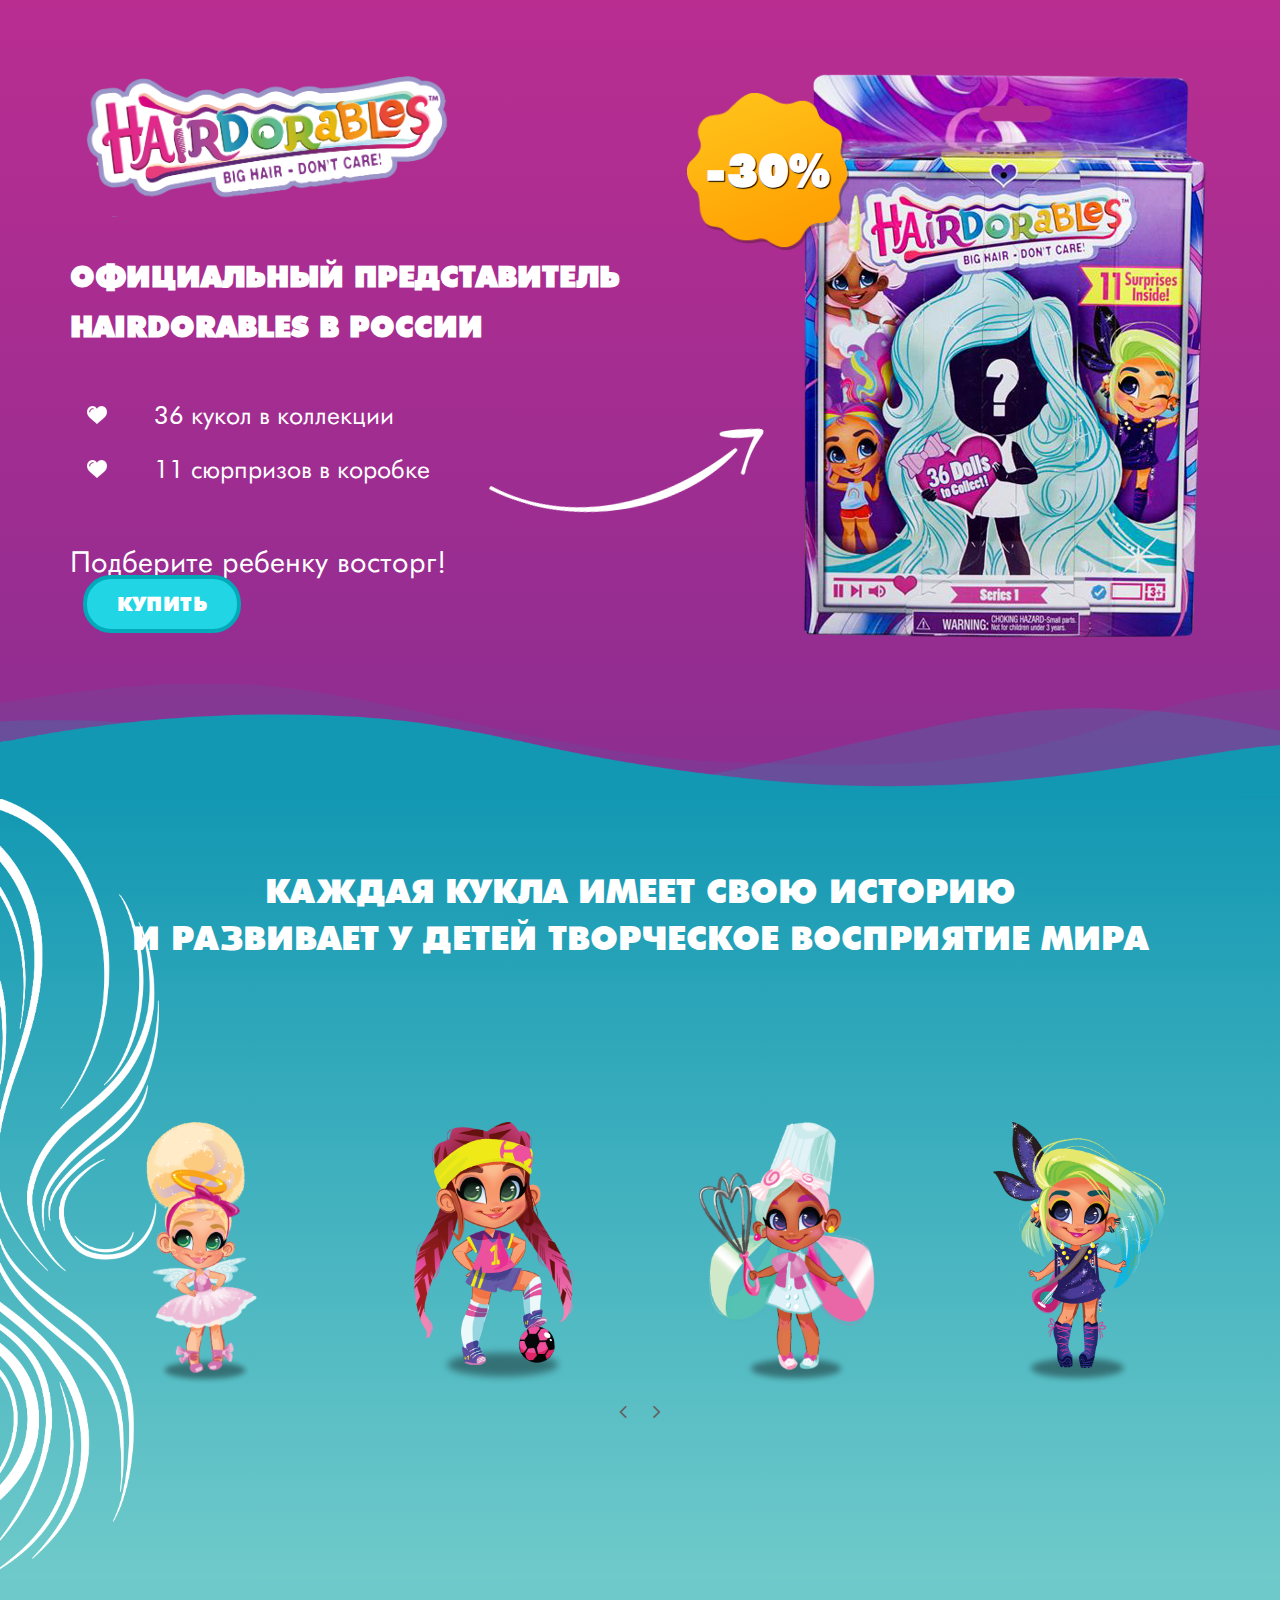
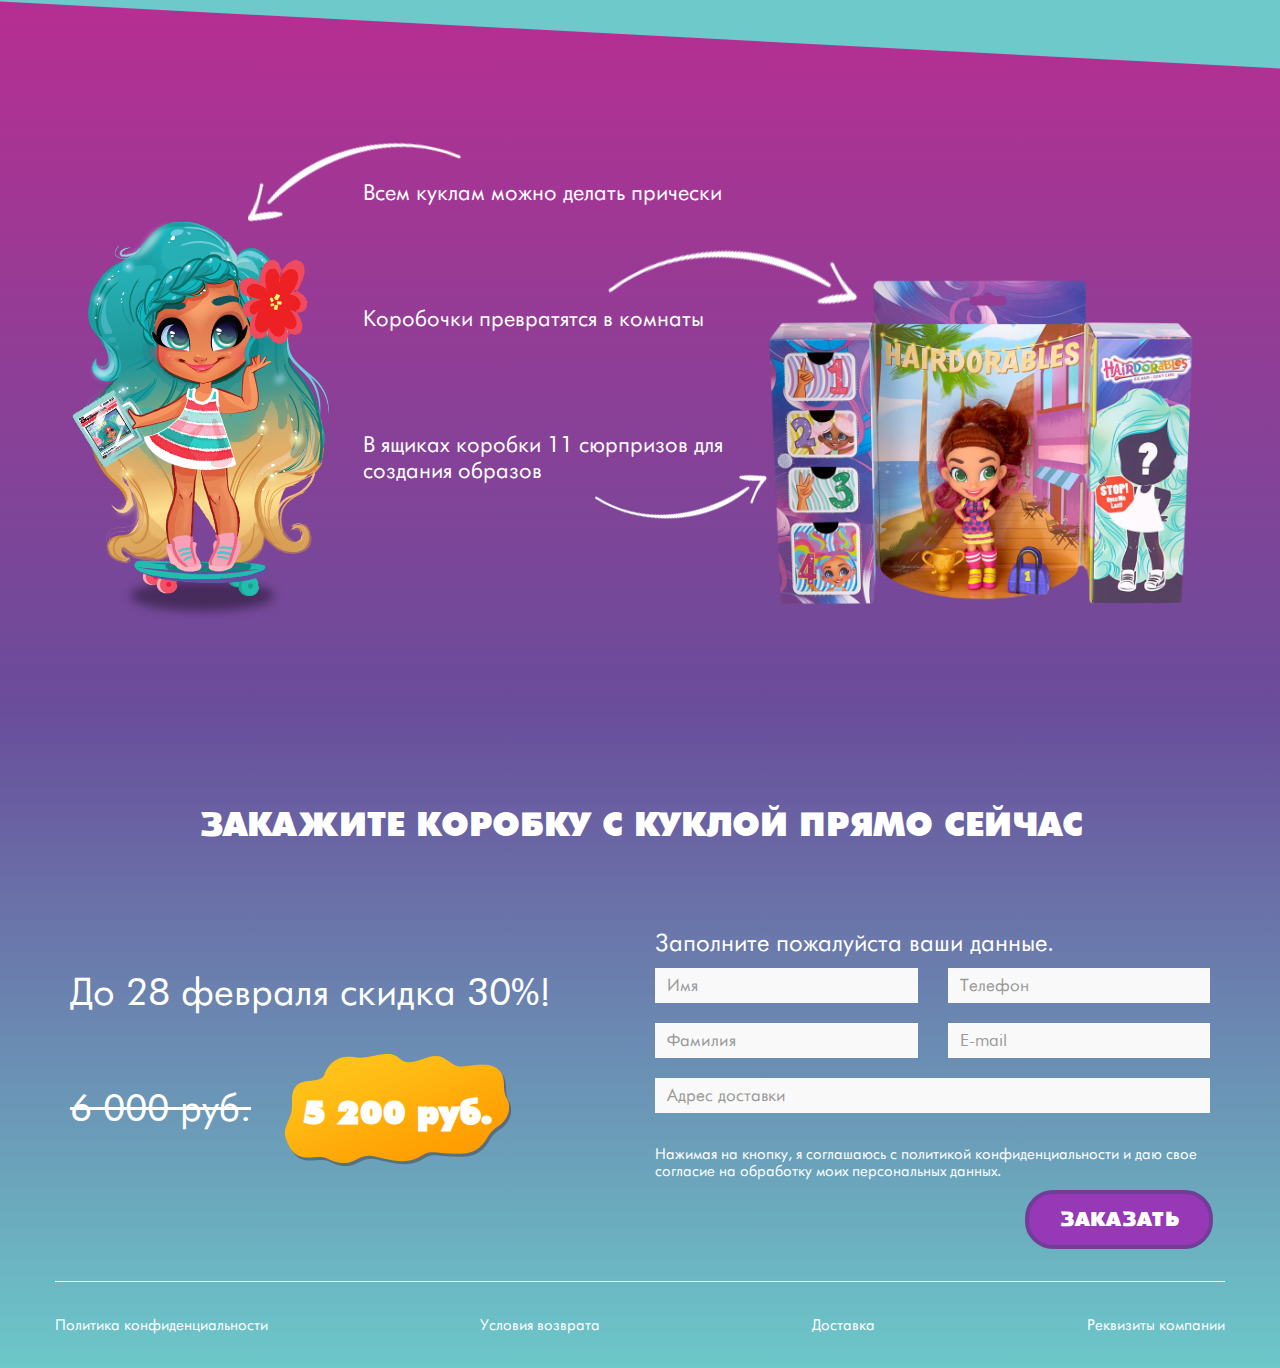
<file: index.html>
<!DOCTYPE html>
<html lang="en">

<head>
    <meta charset="utf-8">
    <meta http-equiv="X-UA-Compatible" content="IE=edge">
    <meta name="viewport" content="width=device-width, initial-scale=1">

    <!--title-->
    <title>Hairdorables</title>

    <!--favicon icon-->
    <link rel="icon" href="img/favicon.png" type="image/png" sizes="16x16">

    <!-- font-awesome css -->
    <link rel="stylesheet" href="css/font-awesome.min.css">

    <!--themify icon-->
    <link rel="stylesheet" href="css/themify-icons.css">

    <!--flaticon icon-->
    <link rel="stylesheet" href="fonts/flaticon.css">

    <!-- magnific popup css-->
    <link rel="stylesheet" href="css/magnific-popup.css">

    <!--owl carousel -->
    <link href="css/owl.theme.default.min.css" rel="stylesheet">
    <link href="css/owl.carousel.min.css" rel="stylesheet">

    <!-- bootstrap core css -->
    <link href="css/bootstrap.min.css" rel="stylesheet">

    <!-- custom css -->
    <link href="css/style.css" rel="stylesheet">

    <!-- responsive css -->
    <link href="css/responsive.css" rel="stylesheet">

    <script src="js/vendor/modernizr-2.8.1.min.js"></script>
    <!-- HTML5 Shim and Respond.js for IE8 support of HTML5 elements and media queries -->
    <!-- WARNING: Respond.js doesn't work if you view the page via file:// -->
    <!--[if lt IE 9]>
    <script src="js/vendor/html5shim.js"></script>
    <script src="js/vendor/respond.min.js"></script>
    <![endif]-->


</head>


<body>

    <!-- Preloader -->
    <div id="preloader">
        <div id="loader"></div>
    </div>
    <!--end preloader-->

    <div id="main" class="main-content-wraper">
        <div class="main-content-inner">

            <!--main section-->
            <section id="hero" class="section-lg section-hero section-circle" style="background-image: linear-gradient(to bottom, #b92d91 0%, #8d2d91 100%)">
                <!--background circle shape-->
                <div class="container">
                    <div class="row">
                        <div class="col-md-6">
                            <div class="hero-content-wrap">
                                <div class="hero-content">
                                    <img src="img/logo.png" width="400">
                                    <h1>Официальный представитель Hairdorables в России</h1>
                                    <img class="top-arrow d-none-for-m" src="img/arrow.png" alt="">
                                    <p><img src="img/like.png" width="20"> 36 кукол в коллекции<br>
                                        <img src="img/like.png" width="20"> 11 сюрпризов в коробке</p>
                                    <div class="slider-action-btn">
                                        Подберите ребенку восторг! <a href="#contact" class="page-scroll btn softo-solid-btn">Купить</a>
                                    </div>
                                </div>
                            </div>
                        </div>
                        <div class="col-md-6">
                            <div class="hero-product-img">
                                <div class="offer-badge">
                                    <img src="img/sale1.png" width="500" alt="">
                                    <p><strong>-30%</strong></p>
                                </div>
                                <div class="hero-img-1">
                                    <img src="img/top-img-1.png" alt="hero-img" class="img-responsive">
                                </div>
                            </div>
                        </div>
                    </div>
                </div>
                <div class="section-shape">
                    <img src="img/waves.png" alt="shape image">
                </div>
            </section>
            <!--main section-->

            <!--dolls section-->
            <section id="products" class="biz-product-section ptb-150">
                <img src="img/hair.png" class="hair d-none-for-m" alt="">
                <div class="biz-product-wrap">
                    <div class="container">
                        <div class="row">
                            <div class="col-md-12">
                                <div class="text-center section-heading">
                                    <h3>Каждая кукла имеет свою историю<br>и развивает у детей творческое восприятие
                                        мира</h3>
                                </div>
                            </div>
                        </div>
                        <div class="row">
                            <div class="col-md-12">
                                <div class="owl-carousel owl-theme biz-products carousel-indicator">
                                    <div class="biz-single-product item">
                                        <div class="biz-product-img">
                                            <img src="img/dolls/1.png" alt="Smart Product" class="img-responsive">
                                        </div>
                                    </div>
                                    <div class="biz-single-product item">
                                        <div class="biz-product-img">
                                            <img src="img/dolls/2.png" alt="Smart Product" class="img-responsive">
                                        </div>

                                    </div>
                                    <div class="biz-single-product item">
                                        <div class="biz-product-img">
                                            <img src="img/dolls/3.png" alt="Smart Product" class="img-responsive">
                                        </div>

                                    </div>
                                    <div class="biz-single-product item">
                                        <div class="biz-product-img">
                                            <img src="img/dolls/4.png" alt="Smart Product" class="img-responsive">
                                        </div>

                                    </div>
                                    <div class="biz-single-product item">
                                        <div class="biz-product-img">
                                            <img src="img/dolls/5.png" alt="Smart Product" class="img-responsive">
                                        </div>

                                    </div>
                                    <div class="biz-single-product item">
                                        <div class="biz-product-img">
                                            <img src="img/dolls/6.png" alt="Smart Product" class="img-responsive">
                                        </div>

                                    </div>
                                    <div class="biz-single-product item">
                                        <div class="biz-product-img">
                                            <img src="img/dolls/7.png" alt="Smart Product" class="img-responsive">
                                        </div>
                                    </div>
                                    <div class="biz-single-product item">
                                        <div class="biz-product-img">
                                            <img src="img/dolls/8.png" alt="Smart Product" class="img-responsive">
                                        </div>

                                    </div>
                                    <div class="biz-single-product item">
                                        <div class="biz-product-img">
                                            <img src="img/dolls/9.png" alt="Smart Product" class="img-responsive">
                                        </div>

                                    </div>
                                    <div class="biz-single-product item">
                                        <div class="biz-product-img">
                                            <img src="img/dolls/10.png" alt="Smart Product" class="img-responsive">
                                        </div>

                                    </div>
                                    <div class="biz-single-product item">
                                        <div class="biz-product-img">
                                            <img src="img/dolls/11.png" alt="Smart Product" class="img-responsive">
                                        </div>

                                    </div>
                                    <div class="biz-single-product item">
                                        <div class="biz-product-img">
                                            <img src="img/dolls/12.png" alt="Smart Product" class="img-responsive">
                                        </div>

                                    </div>
                                </div>
                            </div>
                        </div>
                    </div>
                </div>
                <div class="new-features-two">
                </div>
            </section>
            <!--dolls section-->

            <!--doll and box section-->
            <section id="features" class="new-features ptb-240">
                <div class="new-features-one">
                    <div class="container">
                        <div class="row">
                            <div class="col-md-3">
                                <div class="feature-image">
                                    <img src="img/doll.png" alt="feature" class="img-responsive">
                                </div>
                            </div>
                            <div class="col-md-4 middle-text">
                                <img src="img/arrow-1.png" alt="" class="arrow arrow-1 d-none-for-m">
                                <p>Всем куклам можно делать прически </p>
                                <img src="img/arrow-2.png" alt="" class="arrow arrow-2 d-none-for-m">
                                <p>Коробочки превратятся в комнаты </p>
                                <p>В ящиках коробки 11 сюрпризов для создания образов </p>
                                <img src="img/arrow-3.png" alt="" class="arrow arrow-3 d-none-for-m">

                            </div>
                            <div class="col-md-5">
                                <div class="feature-image">
                                    <img src="img/box.png" alt="feature" class="img-responsive">
                                </div>
                            </div>
                        </div>
                    </div>
                </div>

            </section>
            <!--doll and box secton end-->

            <!--contact us section -->
            <section id="contact" class="contact-us ptb-90">
                <div class="contact-us-wrap">
                    <div class="container">
                        <div class="row">
                            <div class="col-md-12">
                                <div class="text-center section-heading">
                                    <h3>Закажите коробку с куклой прямо сейчас</h3>
                                </div>
                            </div>
                        </div>
                        <div class="row">
                            <div class="col-md-6 footer-text-and-price">
                                <div class="section-heading">
                                    <div class="footer-text">До 28 февраля скидка 30%!</div>
                                    <div class="footer-text footer-price">6 000 руб.
                                        <div class="price-img">
                                            <img src="img/sale2.png" alt="">
                                            <p><strong>5 200 руб.</strong></p>
                                        </div>
                                    </div>
                                </div>

                            </div>
                            <div class="col-md-6 footer-form">
                                <form action="#" method="post" class="contact-us-form" novalidate="novalidate" enctype="multipart/form-data">
                                    <p>Заполните пожалуйста ваши данные.<p>
                                    <div class="row">
                                        <div class="col-sm-6 col-xs-12">
                                            <div class="form-group">
                                                <input type="text" class="form-control" id="name" placeholder="Имя"
                                                    required="required" >
                                            </div>
                                        </div>
                                        <div class="col-sm-6 col-xs-12">
                                            <div class="form-group">
                                                <input type="tel" class="form-control" id="phone" placeholder="Телефон"
                                                    required="required">
                                            </div>
                                        </div>
                                    </div>
                                    <div class="row">
                                        <div class="col-sm-6 col-xs-12">
                                            <div class="form-group">
                                                <input type="text" name="secname"  class="form-control"
                                                    id="secname" placeholder="Фамилия">
                                            </div>
                                        </div>
                                        <div class="col-sm-6 col-xs-12">
                                            <div class="form-group">
                                                <input type="email" name="email"  size="40" class="form-control"
                                                    id="email" placeholder="E-mail" required="required">
                                            </div>
                                        </div>
                                    </div>
                                    <div class="row">
                                        <div class="col-xs-12">
                                            <div class="form-group">
                                                <input type="text" name="address"  class="form-control"
                                                    id="address" placeholder="Адрес доставки" required="required">
                                            </div>
                                        </div>
                                    </div>
									<p id="error-text">Пожалуйста заполните все поля корректно!</p>
                                    <p class="politic-text">Нажимая на кнопку, я соглашаюсь с политикой
                                        конфиденциальности и даю свое согласие на обработку моих персональных
                                        данных.</p>
                                    <div class="row">
                                        <div class="footer-button">
											<button id="paynow" type="button" class="btn footer-solid-btn pull-right" class="round-button">Заказать</button>
                                        </div>
                                    </div>
                                </div>
                            </form>
                        </div>
                        <div class="row">
                            <div class="col-md-12 footer-menu">
                                <span data-toggle="modal" data-target=".politic">Политика конфиденциальности</span>
                                <span data-toggle="modal" data-target=".conditions">Условия возврата</span>
                                <span data-toggle="modal" data-target=".delivery">Доставка</span>
                                <span data-toggle="modal" data-target=".requisites">Реквизиты компании</span>
                            </div>
                        </div>
                    </div>
                </div>
            </div>
        </section>
        <!--contact us section end-->
    </div>
    <!--end main content inner-->
</div>
<!--end main container -->

<!-- modal windows start -->
<div class="modal fade requisites" tabindex="-1" role="dialog" aria-labelledby="myLargeModalLabel" aria-hidden="true">
    <div class="modal-dialog modal-lg">
        <div class="modal-content">

            <div class="modal-header">
                <h5 class="modal-title" id="exampleModalLongTitle">РЕКВИЗИТЫ КОМПАНИИ</h5>
                <button type="button" class="close modal-close" data-dismiss="modal" aria-label="Close">
                    <span aria-hidden="true"><img src="img/close-button.png" alt="Закрыть"></span>
                </button>
            </div>
            <div class="modal-body">
                <h6>Индивидуальный предприниматель Антоненко Марина Юрьевна</h6>
                <p>ИНН 772370293077
                ОРГНИП 318774600450161
                Юридический адрес:  109559 г. Москва ул. Краснодарская д. 60 кв. 177
                Р/c 40802810938000103895 в ПАО Сбербанк
                БИК 044525225
                Кор/счет 30101810400000000225 в ГУ БАНКА РОССИИ ПО ЦФО</p>
            </div>
            <div class="modal-footer">
                <button type="button" class="footer-solid-btn" data-dismiss="modal">Закрыть</button>
            </div>
        </div>
    </div>
</div>

<div class="modal fade delivery" tabindex="-1" role="dialog" aria-labelledby="myLargeModalLabel" aria-hidden="true">
    <div class="modal-dialog modal-lg">
        <div class="modal-content">

            <div class="modal-header">
                <h5 class="modal-title" id="exampleModalLongTitle">ДОСТАВКА</h5>
                <button type="button" class="close modal-close" data-dismiss="modal" aria-label="Close">
                    <span aria-hidden="true"><img src="img/close-button.png" alt="Закрыть"></span>
                </button>
            </div>
            <div class="modal-body">
                <p>Доставка товара осуществляется транспортной компанией Boxberry сайт: <a href="https://boxberry.ru/">boxberry.ru</a>, тел.: +7(499)391-56-22,
                    <ins>Существует 2 вида отправки заказа:</ins></p>
                    <br>
                    <h6>Курьерская доставка</h6>
                    <p>Ваш заказ доставляется курьером. После прихода товара на склад в вашем городе вам позвонит сотрудник Boxberry и согласует время доставки.</p>
                    <br>
                    <h6>Доставка в отделение (пункт выдачи)</h6>
                    <p>Если вы выбрали доставку в отделение, то после прихода заказа в место назначения вам поступит оповещение: по SMS, e-mail либо голосовое.
                    Вам необходимо найти Отделение <a href="http://boxberry.ru/find_an_office/">Boxberry</a>. (График работы и контакты нужного вам отделения Boxberry вы найдете на <a href="http://boxberry.ru/find_an_office/">карте Boxberry</a>.), приехать в отделение и получить ваш заказ.
                    Доставка платная. Оплата за доставку происходит при получении заказа.Стоимость доставки рассчитывается исходя из вида отправки заказа и адреса доставки.
                    </p>
            </div>
            <div class="modal-footer">
                <button type="button" class="footer-solid-btn" data-dismiss="modal">Закрыть</button>
            </div>
        </div>
    </div>
</div>

<div class="modal fade conditions" tabindex="-1" role="dialog" aria-labelledby="myLargeModalLabel" aria-hidden="true">
    <div class="modal-dialog modal-lg">
        <div class="modal-content">

            <div class="modal-header">
                <h5 class="modal-title" id="exampleModalLongTitle">УСЛОВИЯ ВОЗВРАТА</h5>
                <button type="button" class="close modal-close" data-dismiss="modal" aria-label="Close">
                    <span aria-hidden="true"><img src="img/close-button.png" alt="Закрыть"></span>
                </button>
            </div>
            <div class="modal-body">
                <p><h6>Любой товар можно обменять или вернуть, при соблюдении следующих условия:</h6>
                    <ul>
                        <li>Товар не находился в употреблении</li>
                        <li>Сохранена оригинальная упаковка товара ,не нарушены пломбы и фабричные ярлыки</li>
                        <li>Имеются документы, подтверждающие оплату товара</li>
                        <li>Срок с момента покупки не превысил 30 календарных дней</li>
                        <li>Нижнее белье и чулочно – носочные изделия обмену и возврату не подлежат</li>
                        <li>При возврате заказа в интернет магазине расходы на доставку не компенсируются</li>
                    </ul>
                    <br>
                        <h6>При онлайн-заказе эти требования подкрепляются следующими действиями:</h6>
                        <ul>
                        <li>При обмене или возврате товара необходимо написать письмо в нашу службу поддержки m.gribanova@mail.ru или позвонить по телефону 
                        +7 905 735-61-32</li>
                        <li>Вещи необходимо отправить на обратный адрес (высылается по требованию клиента), вложив сопутствующее письмо</li>
                        <li>Посылка должна быть отправлена без наложенного платежа</li>
                        <li>Возврат денежных средств или обмен осуществляется после того, как посылка с возвратом вернулась на склад интернет магазина</li>
                            <ol>
                                <li>Для возврат денежных средств, клиент обязан предоставить следующую информацию:</li>
                                <li>Наименование банка</li>
                                <li>Расчетный счет</li>
                                <li>БИК банка</li>
                                <li>ФИО</li>
                            </ol>
                        <li>Стоимость доставки не учитывается (за исключением случаев заводского брака или Вами получен товар не надлежащего качества)</li>
                    </ul>
                </p>
            </div>
            <div class="modal-footer">
                <button type="button" class="footer-solid-btn" data-dismiss="modal">Закрыть</button>
            </div>
        </div>
    </div>
</div>

<div class="modal fade politic" tabindex="-1" role="dialog" aria-labelledby="myLargeModalLabel" aria-hidden="true">
    <div class="modal-dialog modal-lg">
        <div class="modal-content">

            <div class="modal-header">
                <h5 class="modal-title" id="exampleModalLongTitle">ПОЛИТИКА КОНФИДЕНЦИАЛЬНОСТИ</h5>
                <button type="button" class="close modal-close" data-dismiss="modal" aria-label="Close">
                    <span aria-hidden="true"><img src="img/close-button.png" alt="Закрыть"></span>
                </button>
            </div>
            <div class="modal-body">
                <h6>1.Сбор информации.</h6>
                <p>Мы собираем информацию, которую Вы оставляете в формах обратной связи: купить в 1 клик, оформить
                    заказ, зарегистрироваться на сайте и любых других формах на нашем сайте (получить консультацию
                    специалиста, задать вопрос, заказать обратный звонок и т.д.). Информация может включать ваше
                    имя, фамилию, адрес электронной почты, номер телефона, паспортные данные и адрес
                    регистрации/фактического проживания.</p>
                    <br>
                <h6>2. Использование информации.</h6>
                <p>Информация, которую мы получаем от вас, может быть использована, чтобы:</p>
                <ul>
                    <li>Связаться с вами;</li>
                    <li>Предложить услуги, соответствующие вашим индивидуальным запросам;</li>
                    <li>Улучшить наш сайт;</li>
                    <li>Устроить акцию, конкурс или организовать исследование.</li>
                </ul>
                <br>
                <h6>3. Защита Ваших личных данных.</h6>
                <p>Мы являемся единственным владельцем информации, собранной на данном сайте. Ваши личные данные не
                    будут проданы или каким-либо образом переданы третьим лицам по каким-либо причинам, за
                    исключением запросов спецслужб или иных случаев, предусмотренных действующим законодательством
                    РФ.</p>
                <br>
                <h6>4. Раскрытие информации третьим лицам.</h6>
                <p>Мы не продаем, не обмениваем и не передаем личные данные сторонним компаниям и организациям.</p>
                <p>Мы готовы делиться информацией, чтобы предотвратить преступления или помочь в их расследовании,
                    если речь идет о подозрении на мошенничество, действиях, физически угрожающих безопасности
                    людей, нарушениях правил использования и в иных случаях, когда это предусмотрено законом.</p>
                <br>
                <h6>5. Защита информации.</h6>
                <p>Мы используем различные средства безопасности, чтобы гарантировать сохранность ваших личных
                    данных. Только те сотрудники, которые работают с конкретным заданием (например, оформление
                    онлайн-заказа) получают доступ к личным данным. Сервера и компьютеры, на которых записана
                    конфиденциальная информация, находятся в безопасном окружении.</p>
                <br>
                <h6>6. Согласие.</h6>
                <p>Пользуясь услугами нашего сайта, вы автоматически соглашаетесь с нашей политикой
                    конфиденциальности и даете свое согласие на сбор и обработку Ваших персональных данных на
                    условиях и в соответствии с правилами, описанными в настоящем документе.</p>
            </div>
            <div class="modal-footer">
                <button type="button" class="footer-solid-btn" data-dismiss="modal">Закрыть</button>
            </div>
        </div>
    </div>
</div>
<!-- modal windows end -->

    <!--=========== all js file link ==============-->

    <!-- main jQuery -->
    <script src="js/jquery-3.3.1.min.js"></script>

    <!-- bootstrap core js -->
    <script src="js/bootstrap.min.js"></script>

    <!-- smothscroll -->
    <script src="js/jquery.easeScroll.min.js"></script>

    <!--owl carousel-->
    <script src="js/owl.carousel.min.js"></script>

    <!-- scrolling nav -->
    <script src="js/jquery.easing.min.js"></script>

    <!--magnific popup js-->
    <script src="js/magnific-popup.min.js"></script>

    <!-- custom script -->
    <script src="js/scripts.js"></script>

    <!-- payment script -->
    <script src="js/securepayment.js"></script>

</body>

</html>
</file>
<file: css/themify-icons.css>
@font-face {
	font-family: 'themify';
	src:url('../fonts/themify.eot');
	src:url('../fonts/themify.eot?#iefix') format('embedded-opentype'),
		url('../fonts/themify.woff') format('woff'),
		url('../fonts/themify.ttf') format('truetype'),
		url('../fonts/themify.svg') format('svg');
	font-weight: normal;
	font-style: normal;
}

[class^="ti-"], [class*=" ti-"] {
	font-family: 'themify';
	speak: none;
	font-style: normal;
	font-weight: normal;
	font-variant: normal;
	text-transform: none;
	line-height: 1;

	/* Better Font Rendering =========== */
	-webkit-font-smoothing: antialiased;
	-moz-osx-font-smoothing: grayscale;
}

.ti-wand:before {
	content: "\e600";
}
.ti-volume:before {
	content: "\e601";
}
.ti-user:before {
	content: "\e602";
}
.ti-unlock:before {
	content: "\e603";
}
.ti-unlink:before {
	content: "\e604";
}
.ti-trash:before {
	content: "\e605";
}
.ti-thought:before {
	content: "\e606";
}
.ti-target:before {
	content: "\e607";
}
.ti-tag:before {
	content: "\e608";
}
.ti-tablet:before {
	content: "\e609";
}
.ti-star:before {
	content: "\e60a";
}
.ti-spray:before {
	content: "\e60b";
}
.ti-signal:before {
	content: "\e60c";
}
.ti-shopping-cart:before {
	content: "\e60d";
}
.ti-shopping-cart-full:before {
	content: "\e60e";
}
.ti-settings:before {
	content: "\e60f";
}
.ti-search:before {
	content: "\e610";
}
.ti-zoom-in:before {
	content: "\e611";
}
.ti-zoom-out:before {
	content: "\e612";
}
.ti-cut:before {
	content: "\e613";
}
.ti-ruler:before {
	content: "\e614";
}
.ti-ruler-pencil:before {
	content: "\e615";
}
.ti-ruler-alt:before {
	content: "\e616";
}
.ti-bookmark:before {
	content: "\e617";
}
.ti-bookmark-alt:before {
	content: "\e618";
}
.ti-reload:before {
	content: "\e619";
}
.ti-plus:before {
	content: "\e61a";
}
.ti-pin:before {
	content: "\e61b";
}
.ti-pencil:before {
	content: "\e61c";
}
.ti-pencil-alt:before {
	content: "\e61d";
}
.ti-paint-roller:before {
	content: "\e61e";
}
.ti-paint-bucket:before {
	content: "\e61f";
}
.ti-na:before {
	content: "\e620";
}
.ti-mobile:before {
	content: "\e621";
}
.ti-minus:before {
	content: "\e622";
}
.ti-medall:before {
	content: "\e623";
}
.ti-medall-alt:before {
	content: "\e624";
}
.ti-marker:before {
	content: "\e625";
}
.ti-marker-alt:before {
	content: "\e626";
}
.ti-arrow-up:before {
	content: "\e627";
}
.ti-arrow-right:before {
	content: "\e628";
}
.ti-arrow-left:before {
	content: "\e629";
}
.ti-arrow-down:before {
	content: "\e62a";
}
.ti-lock:before {
	content: "\e62b";
}
.ti-location-arrow:before {
	content: "\e62c";
}
.ti-link:before {
	content: "\e62d";
}
.ti-layout:before {
	content: "\e62e";
}
.ti-layers:before {
	content: "\e62f";
}
.ti-layers-alt:before {
	content: "\e630";
}
.ti-key:before {
	content: "\e631";
}
.ti-import:before {
	content: "\e632";
}
.ti-image:before {
	content: "\e633";
}
.ti-heart:before {
	content: "\e634";
}
.ti-heart-broken:before {
	content: "\e635";
}
.ti-hand-stop:before {
	content: "\e636";
}
.ti-hand-open:before {
	content: "\e637";
}
.ti-hand-drag:before {
	content: "\e638";
}
.ti-folder:before {
	content: "\e639";
}
.ti-flag:before {
	content: "\e63a";
}
.ti-flag-alt:before {
	content: "\e63b";
}
.ti-flag-alt-2:before {
	content: "\e63c";
}
.ti-eye:before {
	content: "\e63d";
}
.ti-export:before {
	content: "\e63e";
}
.ti-exchange-vertical:before {
	content: "\e63f";
}
.ti-desktop:before {
	content: "\e640";
}
.ti-cup:before {
	content: "\e641";
}
.ti-crown:before {
	content: "\e642";
}
.ti-comments:before {
	content: "\e643";
}
.ti-comment:before {
	content: "\e644";
}
.ti-comment-alt:before {
	content: "\e645";
}
.ti-close:before {
	content: "\e646";
}
.ti-clip:before {
	content: "\e647";
}
.ti-angle-up:before {
	content: "\e648";
}
.ti-angle-right:before {
	content: "\e649";
}
.ti-angle-left:before {
	content: "\e64a";
}
.ti-angle-down:before {
	content: "\e64b";
}
.ti-check:before {
	content: "\e64c";
}
.ti-check-box:before {
	content: "\e64d";
}
.ti-camera:before {
	content: "\e64e";
}
.ti-announcement:before {
	content: "\e64f";
}
.ti-brush:before {
	content: "\e650";
}
.ti-briefcase:before {
	content: "\e651";
}
.ti-bolt:before {
	content: "\e652";
}
.ti-bolt-alt:before {
	content: "\e653";
}
.ti-blackboard:before {
	content: "\e654";
}
.ti-bag:before {
	content: "\e655";
}
.ti-move:before {
	content: "\e656";
}
.ti-arrows-vertical:before {
	content: "\e657";
}
.ti-arrows-horizontal:before {
	content: "\e658";
}
.ti-fullscreen:before {
	content: "\e659";
}
.ti-arrow-top-right:before {
	content: "\e65a";
}
.ti-arrow-top-left:before {
	content: "\e65b";
}
.ti-arrow-circle-up:before {
	content: "\e65c";
}
.ti-arrow-circle-right:before {
	content: "\e65d";
}
.ti-arrow-circle-left:before {
	content: "\e65e";
}
.ti-arrow-circle-down:before {
	content: "\e65f";
}
.ti-angle-double-up:before {
	content: "\e660";
}
.ti-angle-double-right:before {
	content: "\e661";
}
.ti-angle-double-left:before {
	content: "\e662";
}
.ti-angle-double-down:before {
	content: "\e663";
}
.ti-zip:before {
	content: "\e664";
}
.ti-world:before {
	content: "\e665";
}
.ti-wheelchair:before {
	content: "\e666";
}
.ti-view-list:before {
	content: "\e667";
}
.ti-view-list-alt:before {
	content: "\e668";
}
.ti-view-grid:before {
	content: "\e669";
}
.ti-uppercase:before {
	content: "\e66a";
}
.ti-upload:before {
	content: "\e66b";
}
.ti-underline:before {
	content: "\e66c";
}
.ti-truck:before {
	content: "\e66d";
}
.ti-timer:before {
	content: "\e66e";
}
.ti-ticket:before {
	content: "\e66f";
}
.ti-thumb-up:before {
	content: "\e670";
}
.ti-thumb-down:before {
	content: "\e671";
}
.ti-text:before {
	content: "\e672";
}
.ti-stats-up:before {
	content: "\e673";
}
.ti-stats-down:before {
	content: "\e674";
}
.ti-split-v:before {
	content: "\e675";
}
.ti-split-h:before {
	content: "\e676";
}
.ti-smallcap:before {
	content: "\e677";
}
.ti-shine:before {
	content: "\e678";
}
.ti-shift-right:before {
	content: "\e679";
}
.ti-shift-left:before {
	content: "\e67a";
}
.ti-shield:before {
	content: "\e67b";
}
.ti-notepad:before {
	content: "\e67c";
}
.ti-server:before {
	content: "\e67d";
}
.ti-quote-right:before {
	content: "\e67e";
}
.ti-quote-left:before {
	content: "\e67f";
}
.ti-pulse:before {
	content: "\e680";
}
.ti-printer:before {
	content: "\e681";
}
.ti-power-off:before {
	content: "\e682";
}
.ti-plug:before {
	content: "\e683";
}
.ti-pie-chart:before {
	content: "\e684";
}
.ti-paragraph:before {
	content: "\e685";
}
.ti-panel:before {
	content: "\e686";
}
.ti-package:before {
	content: "\e687";
}
.ti-music:before {
	content: "\e688";
}
.ti-music-alt:before {
	content: "\e689";
}
.ti-mouse:before {
	content: "\e68a";
}
.ti-mouse-alt:before {
	content: "\e68b";
}
.ti-money:before {
	content: "\e68c";
}
.ti-microphone:before {
	content: "\e68d";
}
.ti-menu:before {
	content: "\e68e";
}
.ti-menu-alt:before {
	content: "\e68f";
}
.ti-map:before {
	content: "\e690";
}
.ti-map-alt:before {
	content: "\e691";
}
.ti-loop:before {
	content: "\e692";
}
.ti-location-pin:before {
	content: "\e693";
}
.ti-list:before {
	content: "\e694";
}
.ti-light-bulb:before {
	content: "\e695";
}
.ti-Italic:before {
	content: "\e696";
}
.ti-info:before {
	content: "\e697";
}
.ti-infinite:before {
	content: "\e698";
}
.ti-id-badge:before {
	content: "\e699";
}
.ti-hummer:before {
	content: "\e69a";
}
.ti-home:before {
	content: "\e69b";
}
.ti-help:before {
	content: "\e69c";
}
.ti-headphone:before {
	content: "\e69d";
}
.ti-harddrives:before {
	content: "\e69e";
}
.ti-harddrive:before {
	content: "\e69f";
}
.ti-gift:before {
	content: "\e6a0";
}
.ti-game:before {
	content: "\e6a1";
}
.ti-filter:before {
	content: "\e6a2";
}
.ti-files:before {
	content: "\e6a3";
}
.ti-file:before {
	content: "\e6a4";
}
.ti-eraser:before {
	content: "\e6a5";
}
.ti-envelope:before {
	content: "\e6a6";
}
.ti-download:before {
	content: "\e6a7";
}
.ti-direction:before {
	content: "\e6a8";
}
.ti-direction-alt:before {
	content: "\e6a9";
}
.ti-dashboard:before {
	content: "\e6aa";
}
.ti-control-stop:before {
	content: "\e6ab";
}
.ti-control-shuffle:before {
	content: "\e6ac";
}
.ti-control-play:before {
	content: "\e6ad";
}
.ti-control-pause:before {
	content: "\e6ae";
}
.ti-control-forward:before {
	content: "\e6af";
}
.ti-control-backward:before {
	content: "\e6b0";
}
.ti-cloud:before {
	content: "\e6b1";
}
.ti-cloud-up:before {
	content: "\e6b2";
}
.ti-cloud-down:before {
	content: "\e6b3";
}
.ti-clipboard:before {
	content: "\e6b4";
}
.ti-car:before {
	content: "\e6b5";
}
.ti-calendar:before {
	content: "\e6b6";
}
.ti-book:before {
	content: "\e6b7";
}
.ti-bell:before {
	content: "\e6b8";
}
.ti-basketball:before {
	content: "\e6b9";
}
.ti-bar-chart:before {
	content: "\e6ba";
}
.ti-bar-chart-alt:before {
	content: "\e6bb";
}
.ti-back-right:before {
	content: "\e6bc";
}
.ti-back-left:before {
	content: "\e6bd";
}
.ti-arrows-corner:before {
	content: "\e6be";
}
.ti-archive:before {
	content: "\e6bf";
}
.ti-anchor:before {
	content: "\e6c0";
}
.ti-align-right:before {
	content: "\e6c1";
}
.ti-align-left:before {
	content: "\e6c2";
}
.ti-align-justify:before {
	content: "\e6c3";
}
.ti-align-center:before {
	content: "\e6c4";
}
.ti-alert:before {
	content: "\e6c5";
}
.ti-alarm-clock:before {
	content: "\e6c6";
}
.ti-agenda:before {
	content: "\e6c7";
}
.ti-write:before {
	content: "\e6c8";
}
.ti-window:before {
	content: "\e6c9";
}
.ti-widgetized:before {
	content: "\e6ca";
}
.ti-widget:before {
	content: "\e6cb";
}
.ti-widget-alt:before {
	content: "\e6cc";
}
.ti-wallet:before {
	content: "\e6cd";
}
.ti-video-clapper:before {
	content: "\e6ce";
}
.ti-video-camera:before {
	content: "\e6cf";
}
.ti-vector:before {
	content: "\e6d0";
}
.ti-themify-logo:before {
	content: "\e6d1";
}
.ti-themify-favicon:before {
	content: "\e6d2";
}
.ti-themify-favicon-alt:before {
	content: "\e6d3";
}
.ti-support:before {
	content: "\e6d4";
}
.ti-stamp:before {
	content: "\e6d5";
}
.ti-split-v-alt:before {
	content: "\e6d6";
}
.ti-slice:before {
	content: "\e6d7";
}
.ti-shortcode:before {
	content: "\e6d8";
}
.ti-shift-right-alt:before {
	content: "\e6d9";
}
.ti-shift-left-alt:before {
	content: "\e6da";
}
.ti-ruler-alt-2:before {
	content: "\e6db";
}
.ti-receipt:before {
	content: "\e6dc";
}
.ti-pin2:before {
	content: "\e6dd";
}
.ti-pin-alt:before {
	content: "\e6de";
}
.ti-pencil-alt2:before {
	content: "\e6df";
}
.ti-palette:before {
	content: "\e6e0";
}
.ti-more:before {
	content: "\e6e1";
}
.ti-more-alt:before {
	content: "\e6e2";
}
.ti-microphone-alt:before {
	content: "\e6e3";
}
.ti-magnet:before {
	content: "\e6e4";
}
.ti-line-double:before {
	content: "\e6e5";
}
.ti-line-dotted:before {
	content: "\e6e6";
}
.ti-line-dashed:before {
	content: "\e6e7";
}
.ti-layout-width-full:before {
	content: "\e6e8";
}
.ti-layout-width-default:before {
	content: "\e6e9";
}
.ti-layout-width-default-alt:before {
	content: "\e6ea";
}
.ti-layout-tab:before {
	content: "\e6eb";
}
.ti-layout-tab-window:before {
	content: "\e6ec";
}
.ti-layout-tab-v:before {
	content: "\e6ed";
}
.ti-layout-tab-min:before {
	content: "\e6ee";
}
.ti-layout-slider:before {
	content: "\e6ef";
}
.ti-layout-slider-alt:before {
	content: "\e6f0";
}
.ti-layout-sidebar-right:before {
	content: "\e6f1";
}
.ti-layout-sidebar-none:before {
	content: "\e6f2";
}
.ti-layout-sidebar-left:before {
	content: "\e6f3";
}
.ti-layout-placeholder:before {
	content: "\e6f4";
}
.ti-layout-menu:before {
	content: "\e6f5";
}
.ti-layout-menu-v:before {
	content: "\e6f6";
}
.ti-layout-menu-separated:before {
	content: "\e6f7";
}
.ti-layout-menu-full:before {
	content: "\e6f8";
}
.ti-layout-media-right-alt:before {
	content: "\e6f9";
}
.ti-layout-media-right:before {
	content: "\e6fa";
}
.ti-layout-media-overlay:before {
	content: "\e6fb";
}
.ti-layout-media-overlay-alt:before {
	content: "\e6fc";
}
.ti-layout-media-overlay-alt-2:before {
	content: "\e6fd";
}
.ti-layout-media-left-alt:before {
	content: "\e6fe";
}
.ti-layout-media-left:before {
	content: "\e6ff";
}
.ti-layout-media-center-alt:before {
	content: "\e700";
}
.ti-layout-media-center:before {
	content: "\e701";
}
.ti-layout-list-thumb:before {
	content: "\e702";
}
.ti-layout-list-thumb-alt:before {
	content: "\e703";
}
.ti-layout-list-post:before {
	content: "\e704";
}
.ti-layout-list-large-image:before {
	content: "\e705";
}
.ti-layout-line-solid:before {
	content: "\e706";
}
.ti-layout-grid4:before {
	content: "\e707";
}
.ti-layout-grid3:before {
	content: "\e708";
}
.ti-layout-grid2:before {
	content: "\e709";
}
.ti-layout-grid2-thumb:before {
	content: "\e70a";
}
.ti-layout-cta-right:before {
	content: "\e70b";
}
.ti-layout-cta-left:before {
	content: "\e70c";
}
.ti-layout-cta-center:before {
	content: "\e70d";
}
.ti-layout-cta-btn-right:before {
	content: "\e70e";
}
.ti-layout-cta-btn-left:before {
	content: "\e70f";
}
.ti-layout-column4:before {
	content: "\e710";
}
.ti-layout-column3:before {
	content: "\e711";
}
.ti-layout-column2:before {
	content: "\e712";
}
.ti-layout-accordion-separated:before {
	content: "\e713";
}
.ti-layout-accordion-merged:before {
	content: "\e714";
}
.ti-layout-accordion-list:before {
	content: "\e715";
}
.ti-ink-pen:before {
	content: "\e716";
}
.ti-info-alt:before {
	content: "\e717";
}
.ti-help-alt:before {
	content: "\e718";
}
.ti-headphone-alt:before {
	content: "\e719";
}
.ti-hand-point-up:before {
	content: "\e71a";
}
.ti-hand-point-right:before {
	content: "\e71b";
}
.ti-hand-point-left:before {
	content: "\e71c";
}
.ti-hand-point-down:before {
	content: "\e71d";
}
.ti-gallery:before {
	content: "\e71e";
}
.ti-face-smile:before {
	content: "\e71f";
}
.ti-face-sad:before {
	content: "\e720";
}
.ti-credit-card:before {
	content: "\e721";
}
.ti-control-skip-forward:before {
	content: "\e722";
}
.ti-control-skip-backward:before {
	content: "\e723";
}
.ti-control-record:before {
	content: "\e724";
}
.ti-control-eject:before {
	content: "\e725";
}
.ti-comments-smiley:before {
	content: "\e726";
}
.ti-brush-alt:before {
	content: "\e727";
}
.ti-youtube:before {
	content: "\e728";
}
.ti-vimeo:before {
	content: "\e729";
}
.ti-twitter:before {
	content: "\e72a";
}
.ti-time:before {
	content: "\e72b";
}
.ti-tumblr:before {
	content: "\e72c";
}
.ti-skype:before {
	content: "\e72d";
}
.ti-share:before {
	content: "\e72e";
}
.ti-share-alt:before {
	content: "\e72f";
}
.ti-rocket:before {
	content: "\e730";
}
.ti-pinterest:before {
	content: "\e731";
}
.ti-new-window:before {
	content: "\e732";
}
.ti-microsoft:before {
	content: "\e733";
}
.ti-list-ol:before {
	content: "\e734";
}
.ti-linkedin:before {
	content: "\e735";
}
.ti-layout-sidebar-2:before {
	content: "\e736";
}
.ti-layout-grid4-alt:before {
	content: "\e737";
}
.ti-layout-grid3-alt:before {
	content: "\e738";
}
.ti-layout-grid2-alt:before {
	content: "\e739";
}
.ti-layout-column4-alt:before {
	content: "\e73a";
}
.ti-layout-column3-alt:before {
	content: "\e73b";
}
.ti-layout-column2-alt:before {
	content: "\e73c";
}
.ti-instagram:before {
	content: "\e73d";
}
.ti-google:before {
	content: "\e73e";
}
.ti-github:before {
	content: "\e73f";
}
.ti-flickr:before {
	content: "\e740";
}
.ti-facebook:before {
	content: "\e741";
}
.ti-dropbox:before {
	content: "\e742";
}
.ti-dribbble:before {
	content: "\e743";
}
.ti-apple:before {
	content: "\e744";
}
.ti-android:before {
	content: "\e745";
}
.ti-save:before {
	content: "\e746";
}
.ti-save-alt:before {
	content: "\e747";
}
.ti-yahoo:before {
	content: "\e748";
}
.ti-wordpress:before {
	content: "\e749";
}
.ti-vimeo-alt:before {
	content: "\e74a";
}
.ti-twitter-alt:before {
	content: "\e74b";
}
.ti-tumblr-alt:before {
	content: "\e74c";
}
.ti-trello:before {
	content: "\e74d";
}
.ti-stack-overflow:before {
	content: "\e74e";
}
.ti-soundcloud:before {
	content: "\e74f";
}
.ti-sharethis:before {
	content: "\e750";
}
.ti-sharethis-alt:before {
	content: "\e751";
}
.ti-reddit:before {
	content: "\e752";
}
.ti-pinterest-alt:before {
	content: "\e753";
}
.ti-microsoft-alt:before {
	content: "\e754";
}
.ti-linux:before {
	content: "\e755";
}
.ti-jsfiddle:before {
	content: "\e756";
}
.ti-joomla:before {
	content: "\e757";
}
.ti-html5:before {
	content: "\e758";
}
.ti-flickr-alt:before {
	content: "\e759";
}
.ti-email:before {
	content: "\e75a";
}
.ti-drupal:before {
	content: "\e75b";
}
.ti-dropbox-alt:before {
	content: "\e75c";
}
.ti-css3:before {
	content: "\e75d";
}
.ti-rss:before {
	content: "\e75e";
}
.ti-rss-alt:before {
	content: "\e75f";
}
</file>
<file: fonts/flaticon.css>
/*
  	Flaticon icon font: Flaticon
  	Creation date: 03/11/2018 07:26
  	*/

@font-face {
  font-family: "Flaticon";
  src: url("./Flaticon.eot");
  src: url("./Flaticon.eot?#iefix") format("embedded-opentype"),
       url("./Flaticon.woff") format("woff"),
       url("./Flaticon.ttf") format("truetype"),
       url("./Flaticon.svg#Flaticon") format("svg");
  font-weight: normal;
  font-style: normal;
}

@media screen and (-webkit-min-device-pixel-ratio:0) {
  @font-face {
    font-family: "Flaticon";
    src: url("./Flaticon.svg#Flaticon") format("svg");
  }
}

[class^="flaticon-"]:before, [class*=" flaticon-"]:before,
[class^="flaticon-"]:after, [class*=" flaticon-"]:after {   
  font-family: Flaticon;
        font-size: 20px;
font-style: normal;
margin-left: 20px;
}

.flaticon-cardiogram:before { content: "\f100"; }
.flaticon-sphygmomanometer:before { content: "\f101"; }
.flaticon-pressure:before { content: "\f102"; }
.flaticon-oxygen-mask:before { content: "\f103"; }
.flaticon-oxygen-tube:before { content: "\f104"; }
.flaticon-coffee-cup:before { content: "\f105"; }
.flaticon-demostration:before { content: "\f106"; }
.flaticon-sun:before { content: "\f107"; }
.flaticon-rain:before { content: "\f108"; }
.flaticon-sun-1:before { content: "\f109"; }
.flaticon-slumber:before { content: "\f10a"; }
.flaticon-call:before { content: "\f10b"; }
.flaticon-bluetooth:before { content: "\f10c"; }
.flaticon-road:before { content: "\f10d"; }
.flaticon-distance:before { content: "\f10e"; }
.flaticon-volume:before { content: "\f10f"; }
.flaticon-photo-camera:before { content: "\f110"; }
.flaticon-waterproof-camera:before { content: "\f111"; }
.flaticon-sport:before { content: "\f112"; }
.flaticon-step:before { content: "\f113"; }
.flaticon-calendar:before { content: "\f114"; }
.flaticon-wifi:before { content: "\f115"; }
.flaticon-chat:before { content: "\f116"; }
.flaticon-chess-piece:before { content: "\f117"; }
.flaticon-chat-1:before { content: "\f118"; }
.flaticon-placeholder:before { content: "\f119"; }
.flaticon-newspaper:before { content: "\f11a"; }
</file>
<file: css/style.css>
/*================
 Template Name: ProLanding - Product Landing Page Template
 Description: ProLanding is a powerful 100% Responsive Product landing page template.
 Version: 1.0
 Author: https://themeforest.net/user/htmllover/portfolio
 =======================*/

/*============================================================
[Table of contents]

01.	RESET CSS
02. GENERAL CSS(body, header, btn, form, list, link, img, middle title, section bg, margin, padding, icon color, breadcrumb)
03. HEADER CSS
04. HERO SECTION CSS
05. CUSTOMER CSS
06. PROMO SECTION CSS
07. FEATURE SECTION CSS
08. VIDEO REVIEW SECTION CSS
09. PRODUCT SECTION CSS
10. PRICING TABLE SECTION CSS
11. TESTIMONIAL SECTION CSS
12. CONTACT US SECTION CSS
13. FOOTER SECTION CSS
14. THANK YOU PAGE
15. PRELOADER CSS
16. BACK TO TOP SECTION CSS


/* ----------------------------------------------------
	IMPORT GOOGLE FONTS
------------------------------------------------------- */
@import url('https://fonts.googleapis.com/css?family=Montserrat:500,600,700|Open+Sans:300,400');

@font-face {
	font-family: 'futura-bold';
	src:url('../fonts/FuturaRus.otf') format("opentype"),
		url('../fonts/Futura-Normal.ttf') format('truetype');
	font-weight: 100;
	font-style: normal;
}

@font-face {
	font-family: 'futura';
    src:url('../fonts/FuturaBK.otf') format("opentype"),
    url('../fonts/Futura-Normal.ttf') format('truetype');
	font-weight: 100;
	font-style: normal;
}


@font-face {
    font-family:'FontAwesome';
    src:url('../fonts/fontawesome-webfont.eot@v=4.7.0');
    src:url('../fonts/fontawesome-webfont.eot@#iefix&v=4.7.0') format('embedded-opentype'),
    url('../fonts/fontawesome-webfont.woff2@v=4.7.0') format('woff2'),
    url('../fonts/fontawesome-webfont.woff@v=4.7.0') format('woff'),
    url('../fonts/fontawesome-webfont.ttf@v=4.7.0') format('truetype'),
    url('../fonts/fontawesome-webfont.svg@v=4.7.0#fontawesomeregular') format('svg');
    font-weight:normal;
    font-style:normal;
}
/* -----------------------------------------
			   01.	RESET CSS
-------------------------------------------- */

/* http://meyerweb.com/eric/tools/css/reset/
   v2.0 | 20110126
   License: none (public domain)
*/

html, body, div, span, applet, object, iframe,
h1, h2, h3, h4, h5, h6, p, blockquote, pre,
a, abbr, acronym, address, big, cite, code,
del, dfn, em, img, ins, kbd, q, s, samp,
small, strike, strong, sub, sup, tt, var,
b, u, i, center,
dl, dt, dd, ol, ul, li,
fieldset, form, label, legend,
table, caption, tbody, tfoot, thead, tr, th, td,
article, aside, canvas, details, embed,
figure, figcaption, footer, header, hgroup,
menu, nav, output, ruby, section, summary,
time, mark, audio, video {
    margin: 0;
    padding: 0;
    border: 0;
    font-size: 100%;
    font: inherit;
    vertical-align: baseline;
}

/* HTML5 display-role reset for older browsers */
article, aside, details, figcaption, figure,
footer, header, hgroup, menu, nav, section {
    display: block;
}

body {
    line-height: 1;
}

ol, ul {
    list-style: none;
}

blockquote, q {
    quotes: none;
}

blockquote:before, blockquote:after,
q:before, q:after {
    content: '';
    content: none;
}

table {
    border-collapse: collapse;
    border-spacing: 0;
}
html{
    overflow-y: scroll;
}
/*------------------------------------------
			02. GENERAL CSS(body, header, btn, form, list, link, img, middle title, section bg, margin, padding, icon color)
-------------------------------------------*/
body {
    font-weight: 400;
    background-color: #fff;
    font-family: 'futura-bold', sans-serif;
    color: #636363;
    font-size: 15px;
    line-height: 1.75em;
    overflow-x: hidden;
    text-align: left;
}

p {
    font-family: 'futura', sans-serif;
}

/*header*/
h1, h2, h3, h4, h5, h6 {
    margin: 0 0 10px;
    padding: 0;
    color: #383838;
    font-family: 'futura-bold', sans-serif;
}

h1 {
    font-size: 50px;
    line-height: 60px;
    font-weight: 700;
}

h2 {
    font-size: 35px;
    line-height: 40px;
    font-weight: 700;
}

h3 {
    font-size: 30px;
    line-height: 35px;
    font-weight: 600;
}

h4 {
    font-size: 25px;
    line-height: 33px;
    font-weight: 600;
}

h5 {
    font-size: 20px;
    line-height: 30px;
    font-weight: 600;
}

h6 {
    font-size: 18px;
    line-height: 23px;
    font-weight: 600;
}

b, strong {
    font-weight: 700;
    font-family: 'futura', sans-serif;
}


.clearfix{
    clear: both;
}
.clearfix::after {
    content: "";
    clear: both;
    display: table;
}
/*btn*/

/*custom-btn*/
.softo-btn-outline {
    padding: 5px 30px;
    border: 2px solid #ff2a22;
    background-color: transparent;
    color: #ff2a22;
    font: 600 14px/30px 'Montserrat', sans-serif;
    -webkit-transition: all .3s ease-out;
    transition: all .3s ease-out;
    letter-spacing: 0.5px;
}

.softo-btn-outline:hover {
    border: 2px solid #02a9b9;
    background-color: #02a9b9;
    color: #fff;
    text-decoration: none;
    -webkit-transform: translateY(-2px);
    transform: translateY(-2px);
}

.softo-solid-btn {
    padding: 11px 30px;
    border: 4px solid #02a9b9;
    border-radius: 28px;
    background-color: #21d5e4;
    color: #fff;
    font-family: futura-bold;
    -webkit-transition: all .3s ease-out;
    transition: all .3s ease-out;
    letter-spacing: 0.5px;
    font-size: 20px;
    text-transform: uppercase;
    margin-left: 13px;
}

.softo-solid-btn:hover {
    background: transparent;
    color: #02a9b9;
    text-decoration: none;
    -webkit-transform: translateY(-2px);
    transform: translateY(-2px);
}

.softo-solid-btn:active {
    color: #02a9b9;
}

button{
    display: inline-block;
    text-align: center;
    border-radius: 4px;
    text-decoration: none;
    -webkit-transition: opacity .3s ease;
    transition: opacity .3s ease;
    border: 1px solid transparent;
}

/*form*/
.form-control {
    border: 1px solid #f9f9f9;
    border-radius: 4px;
    height: 35px;
   box-shadow: none;
}

.form-control:focus {
   outline: none;
    box-shadow: none;
}

.form-group {
    margin-bottom: 20px;
}

.form-group.submit-btn {
    margin-bottom: 0;
}

/*list*/

ul {
    margin: 0;
    padding: 0;
    list-style: none;
}

/*link*/
a {
    color: #ff2a22;
    text-decoration: none;
    transition: all 0.3s ease;
}

a,
a:active,
a:focus,
a:active {
    text-decoration: none;
}

a:hover,
a:focus {
    color: #003bb1;
    outline: none;
    text-decoration: none;
}

/*img*/
img {
    max-width: 100%
}

.alert {
    padding: 10px;
}

/*section heading one*/
.headingOne {
    margin-bottom: 30px;
}

.headingOne h2 {
    margin: 0;
    font-size: 16px;
    line-height: 18px;
    padding: 10px 15px;
    background: #ff2a22;
    font-weight: 500;
    text-transform: uppercase;
    color: #fff;
}
.section-title{
    position: relative;
}
.section-title h4{
    font-size: 14px;
    line-height: 16px;
    text-transform: uppercase;
    border-bottom: 1px solid #eee;
    padding: 8px 0;
    margin-bottom: 20px;
}
.section-title h4:after{
    content: "";
    position: absolute;
    bottom: -1px;
    left: 0;
    height: 2px;
    width: 50px;
    background-color: #ff2a22;
}

/*section bg*/
.bg-secondary {
    background: #f9f9f9 !important;
}

.bg-white {
    background: #fff !important;
}

.bg-color {
    background: #3b3e43 !important;
}

/*text color*/
.white-text {
    color: #fff !important;
}

.color-text {
    color: #ff2a22 !important;
}

.gray-text {
    color: #4a4a4a !important;
}

/*margin, padding*/
.m-0 {
    margin: 0;
}

.p-0 {
    padding: 0;
}

/* =====================================
MARGIN TOP
===================================== */

.mt-0 {
    margin-top: 0;
}

.mt-10 {
    margin-top: 10px;
}

.mt-15 {
    margin-top: 15px;
}

.mt-20 {
    margin-top: 20px;
}

.mt-30 {
    margin-top: 30px;
}

.mt-40 {
    margin-top: 40px;
}

.mt-50 {
    margin-top: 50px;
}

.mt-60 {
    margin-top: 60px;
}

.mt-70 {
    margin-top: 70px;
}

.mt-80 {
    margin-top: 80px;
}

.mt-90 {
    margin-top: 90px;
}

.mt-100 {
    margin-top: 100px;
}

.mt-110 {
    margin-top: 110px;
}

.mt-120 {
    margin-top: 120px;
}

.mt-130 {
    margin-top: 130px;
}

.mt-140 {
    margin-top: 140px;
}

.mt-150 {
    margin-top: 150px;
}

/* =====================================
MARGIN BOTTOM
===================================== */

.mb-0 {
    margin-bottom: 0;
}

.mb-10 {
    margin-bottom: 10px;
}

.mb-15 {
    margin-bottom: 15px;
}

.mb-20 {
    margin-bottom: 20px;
}

.mb-30 {
    margin-bottom: 30px;
}

.mb-40 {
    margin-bottom: 40px;
}

.mb-50 {
    margin-bottom: 50px;
}

.mb-60 {
    margin-bottom: 60px;
}

.mb-70 {
    margin-bottom: 70px;
}

.mb-80 {
    margin-bottom: 80px;
}

.mb-90 {
    margin-bottom: 90px;
}

.mb-100 {
    margin-bottom: 100px;
}

.mb-110 {
    margin-bottom: 110px;
}

.mb-120 {
    margin-bottom: 120px;
}

.mb-130 {
    margin-bottom: 130px;
}

.mb-140 {
    margin-bottom: 140px;
}

.mb-150 {
    margin-bottom: 150px;
}

/*=====================================
PADDING TOP
===================================== */

.pt-0 {
    padding-top: 0;
}

.pt-10 {
    padding-top: 10px;
}

.pt-15 {
    padding-top: 15px;
}

.pt-20 {
    padding-top: 20px;
}

.pt-30 {
    padding-top: 30px;
}

.pt-40 {
    padding-top: 40px;
}

.pt-50 {
    padding-top: 50px;
}

.pt-60 {
    padding-top: 60px;
}

.pt-70 {
    padding-top: 70px;
}

.pt-80 {
    padding-top: 80px;
}

.pt-90 {
    padding-top: 90px;
}

.pt-100 {
    padding-top: 100px;
}

.pt-110 {
    padding-top: 110px;
}

.pt-120 {
    padding-top: 120px;
}

.pt-130 {
    padding-top: 130px;
}

.pt-140 {
    padding-top: 140px;
}

.pt-150 {
    padding-top: 150px;
}

/* =====================================
PADDING RIGHT
===================================== */

.pr-0 {
    padding-right: 0;
}

.pr-10 {
    padding-right: 10px;
}

.pr-15 {
    padding-right: 15px;
}

.pr-20 {
    padding-right: 20px;
}

.pr-30 {
    padding-right: 30px;
}

.pr-40 {
    padding-right: 40px;
}

.pr-50 {
    padding-right: 50px;
}

.pr-60 {
    padding-right: 60px;
}

.pr-70 {
    padding-right: 70px;
}

.pr-80 {
    padding-right: 80px;
}

.pr-90 {
    padding-right: 90px;
}

.pr-100 {
    padding-right: 100px;
}

.pr-110 {
    padding-right: 110px;
}

.pr-120 {
    padding-right: 120px;
}

.pr-130 {
    padding-right: 130px;
}

.pr-140 {
    padding-right: 140px;
}

/* =====================================
PADDING BOTTOM
===================================== */

.pb-0 {
    padding-bottom: 0;
}

.pb-10 {
    padding-bottom: 10px;
}

.pb-15 {
    padding-bottom: 15px;
}

.pb-20 {
    padding-bottom: 20px;
}

.pb-30 {
    padding-bottom: 30px;
}

.pb-40 {
    padding-bottom: 40px;
}

.pb-50 {
    padding-bottom: 50px;
}

.pb-60 {
    padding-bottom: 60px;
}

.pb-70 {
    padding-bottom: 70px;
}

.pb-80 {
    padding-bottom: 80px;
}

.pb-90 {
    padding-bottom: 90px;
}

.pb-100 {
    padding-bottom: 100px;
}

.pb-110 {
    padding-bottom: 110px;
}

.pb-120 {
    padding-bottom: 120px;
}

.pb-130 {
    padding-bottom: 130px;
}

.pb-140 {
    padding-bottom: 140px;
}

.pb-150 {
    padding-bottom: 150px;
}

/* =====================================
PADDING LEFT
===================================== */

.pl-0 {
    padding-left: 0;
}

.pl-10 {
    padding-left: 10px;
}

.pl-15 {
    padding-left: 15px;
}

.pl-20 {
    padding-left: 20px;
}

.pl-30 {
    padding-left: 30px;
}

.pl-40 {
    padding-left: 40px;
}

.pl-50 {
    padding-left: 50px;
}

.pl-60 {
    padding-left: 60px;
}

.pl-70 {
    padding-left: 70px;
}

.pl-80 {
    padding-left: 80px;
}

.pl-90 {
    padding-left: 90px;
}

.pl-100 {
    padding-left: 100px;
}

.pl-110 {
    padding-left: 110px;
}

.pl-120 {
    padding-left: 120px;
}

.pl-130 {
    padding-left: 130px;
}

.pl-140 {
    padding-left: 140px;
}

.pl-150 {
    padding-left: 150px;
}

/*padding top bottom*/
.ptb-0 {
    padding: 0;
}

.ptb-10 {
    padding: 10px 0;
}

.ptb-20 {
    padding: 20px 0;
}

.ptb-30 {
    padding: 30px 0;
}

.ptb-40 {
    padding: 40px 0;
}

.ptb-50 {
    padding: 50px 0;
}

.ptb-60 {
    padding: 60px 0;
}

.ptb-70 {
    padding: 70px 0;
}

.ptb-80 {
    padding: 80px 0;
}

.ptb-90 {
    padding: 90px 0;
}

.ptb-100 {
    padding: 100px 0;
}

.ptb-110 {
    padding: 110px 0;
}

.ptb-120 {
    padding: 120px 0;
}

.ptb-130 {
    padding: 130px 0;
}

.ptb-140 {
    padding: 140px 0;
}

.ptb-150 {
    padding: 150px 0;
}

.ptb-240 {
    padding: 240px 0;
}

.p-100 {
    padding: 100px;
}

/* =====================================
SECTION MARGIN
===================================== */

.mtb-0 {
    margin: 0;
}

.mtb-10 {
    margin: 10px 0;
}

.mtb-15 {
    margin: 15px 0;
}

.mtb-20 {
    margin: 20px 0;
}

.mtb-30 {
    margin: 30px 0;
}

.mtb-40 {
    margin: 40px 0;
}

.mtb-50 {
    margin: 50px 0;
}

.mtb-60 {
    margin: 60px 0;
}

.mtb-70 {
    margin: 70px 0;
}

.mtb-80 {
    margin: 80px 0;
}

.mtb-90 {
    margin: 90px 0;
}

.mtb-100 {
    margin: 100px 0;
}

.mtb-110 {
    margin: 110px 0;
}

.mtb-120 {
    margin: 120px 0;
}

.mtb-130 {
    margin: 130px 0;
}

.mtb-140 {
    margin: 140px 0;
}

.mtb-150 {
    margin: 150px 0;
}


.main{
    max-width: 1920px;
    margin: 0 auto;
}

/*section heading*/
.section-heading{
    margin-bottom: 160px;
}
.section-heading h3{
    font-weight: 300;
    font-size: 33px;
    text-transform: uppercase;
    color: white;
    line-height: 47px;
}
.section-heading p{
    max-width: 650px;
    margin-right: auto;
    margin-left: auto;
    position: relative;
    margin-top: 20px;
}


@media only screen and (min-width: 320px) and (max-width: 768px){
    .ptb-90{
        padding: 50px 0;
    }
    .pt-90{
        padding-top: 50px;
    }
}


/*============================================================
				03. HEADER CSS
============================================================*/

.navbar {
    border-bottom: 1px solid #333;
    background-color: #161616;
}

.navbar .nav.navbar-nav {
    margin-top: 0;
    margin-bottom: 0;
    padding-top: 10px;
    padding-bottom: 10px;
}

.navbar .navbar-collapse {
    border-top: none;
}

/* Logo */
.navbar .navbar-brand {
    height: auto;
    display: block;
}

/* Menu links */
.navbar .nav.navbar-nav li a {
    color: #afb1b3;
    padding: 22px 15px;
}

.navbar .nav.navbar-nav li a:hover,
.navbar .nav.navbar-nav li.active a {
    background: transparent;
    color: #fff;
    opacity: 1;
}

/* Mobile menu toggle button - pressed */
.navbar .navbar-toggle,
.navbar .navbar-toggle:hover,
.navbar .navbar-toggle:active,
.navbar .navbar-toggle.collapsed:active {
    margin-top: 16px;
    border: 1px solid #161616;
    background-color: #ff2a22;
}

.navbar .navbar-toggle .icon-bar,
.navbar .navbar-toggle:hover .icon-bar,
.navbar .navbar-toggle:active .icon-bar,
.navbar .navbar-toggle.collapsed:active .icon-bar {
    background-color: #000;
}
/* end of mobile menu toggle button - pressed */

/* Mobile menu toggle button */
.navbar .navbar-toggle.collapsed {
    background: transparent;
}

.navbar .navbar-toggle.collapsed .icon-bar {
    background-color: #fff;
}
/* end of mobile menu toggle button */

@media screen and (max-width: 768px) and (min-width: 320px) {
    .navbar .nav.navbar-nav li a{
        padding: 8px 15px;
    }


}

@media (min-width: 768px){
    .navbar {
        padding: 20px 0;
        border-bottom: 1px solid rgba(0, 0, 0, 0);
        background: transparent;
        -o-transition: border-bottom .3s ease-in-out,background .3s ease-in-out,padding .3s ease-in-out;
        -webkit-transition: border-bottom .3s ease-in-out,background .3s ease-in-out,padding .3s ease-in-out;
        -moz-transition: border-bottom .3s ease-in-out,background .3s ease-in-out,padding .3s ease-in-out;
        transition: border-bottom .3s ease-in-out,background .3s ease-in-out,padding .3s ease-in-out;
        -webkit-backface-visibility: hidden;
    }

    .navbar .nav.navbar-nav {
        padding-top: 0;
        padding-bottom: 0;
    }

    .navbar .navbar-collapse {
        border: none;
    }

    .navbar.top-nav-collapse {
        padding: 0;
        background: #161616;
    }

    .navbar .navbar-brand {
        margin-right: 16px;
        margin-left: 0 !important;
    }

    .navbar .nav.navbar-nav li a,
    .navbar .nav.navbar-nav.navbar-right li a	{
        padding: 20px 10px;
        -o-transition: all .2s ease-in-out;
        -webkit-transition: all .2s ease-in-out;
        -moz-transition: all .2s ease-in-out;
        transition: all .2s ease-in-out;
        font-family: 'futura', sans-serif;
    }

    .navbar .nav.navbar-nav li.active a,
    .navbar .nav.navbar-nav li a:hover	{
        background: transparent;
        color: #fff;
    }
}




/*============================================================
				04. HERO SECTION CSS
============================================================*/

/*hero new style*/
.hero-content-wrap{
    display: table;
    height: 550px;
    width: 100%;
}

.hero-content{
    position: relative;
    display: table-cell;
    /* vertical-align: middle; */
    z-index: 200;
}

.hero-content .top-arrow {
    position: absolute;
    right: -140px;
    bottom: 120px;
}

.arrow {
    position: absolute;
}

.arrow-1 {
    top: -37px;
    left: -100px;
}
.arrow-2 {
    top: 70px;
    right: -120px;
}

.arrow-3 {
    bottom: 64px;
    right: -29px;
    }
.hero-content h1{
    font-size: 29px;
    line-height: 50px;
    color: #fff;
    margin-top: 26px;
    font-weight: 700;
    text-transform: uppercase;
}
.hero-content h1 span{
    color: #ff2a22;
}
.hero-content p {
    font-weight: 300;
    padding: 17px 0;
    color: #fff;
    margin-top: 19px;
    margin-left: 17px;
    font-size: 25px;
    line-height: 54px;
}

.hero-content p img{
    margin-right: 40px;
}
.hero-img-1{
    position: relative;
    z-index: 3;
    animation-name: hero-img-animation;
    animation-duration: 2s;
    animation-iteration-count: infinite;
    animation-timing-function: ease-in-out;
    -webkit-animation-name: hero-img-animation;
    -webkit-animation-duration: 2s;
    -webkit-animation-iteration-count: infinite;
    -webkit-animation-timing-function: linear;
}
.offer-badge{
    position: absolute;
    left: 8%;
    top: 5%;
    width: 162px;
    height: auto;
    border-radius: 50%;
    text-align: center;
    vertical-align: middle;
    color: #fff;
    -webkit-animation: ripple-white 1s linear infinite;
    animation: ripple-white 1s linear infinite;
    -webkit-transition: .5s linear;
    text-shadow: 1px 1px 1px #000;
    display: flex;
    align-items: center;
    justify-content: center;
    z-index: 4;
}
.offer-badge{
    font-size: 20px;
}

.offer-badge p {
    position: absolute;
}
.offer-badge strong{
    color: #fff;
    display: block;
    font-weight: 700;
    font-size: 45px;
    line-height: 30px;
    font-family: 'futura-bold', sans-serif;
}
/*Cam Animation*/
@-webkit-keyframes hero-img-animation {
    0% {
        -webkit-transform: translateY(-20px);
        transform: translateY(-20px);
    }
    50% {
        -webkit-transform: translateY(-10px);
        transform: translateY(-10px);
    }
    100% {
        -webkit-transform: translateY(-25px);
        transform: translateY(-25px);
    }
}
@keyframes hero-img-animation {
    0% {
        -webkit-transform: translateY(-20px);
        transform: translateY(-20px);
    }
    50% {
        -webkit-transform: translateY(-10px);
        transform: translateY(-10px);
    }
    100% {
        -webkit-transform: translateY(-20px);
        transform: translateY(-20px);
    }
}

.hero-img-1 img{
    margin: 0 auto;
}


/*white indicator*/

.white-indicator .owl-nav{
    position: absolute;
    margin-top: 0;
    left: 0;
}
.white-indicator .owl-nav button{
    width: 30px;
    height: 30px;
    line-height: 30px;
    text-align: center;
    transition: all 0.3s ease-in;
}
.white-indicator.owl-theme .owl-nav [class*=owl-]{
    background: rgba(134, 151, 145, 0.22);
    color: #fff;
    margin: 2px;
}
.white-indicator.owl-theme .owl-nav [class*=owl-]:hover{
    background: rgba(249, 249, 249, 0.21);
    color: #ff2a22;
}
.white-indicator .owl-nav button span{
    font-size: 16px;
    line-height: 16px;
    text-align: center;
}
.white-indicator .owl-nav button:focus{
    outline: none;
}
.hero-img img{
    max-height: calc(100% + 5em);
}
.max-none img{
    max-width: none;
}
.zindex{
    z-index: 9;
    position: relative;
}

.section-circle {
    position: relative;
}
@media (min-width: 768px){
    .section-hero {
        min-height: 500px;
    }
    .section-lg {
        padding-top: 4rem;
        padding-bottom: 10rem;
    }
    .section-circle {
        position: relative
    }
}

.section-circle .shape {
    position: absolute;
    z-index: -1;
    top: 0;
    width: 100%;
    height: 100%
}

.section-circle .shape span {
    position: absolute;
}

.section-circle:after{
    position: absolute;
    left: 0;
    top: 0;
    width: 100%;
    height: 100%;
    content: "";
    z-index: 1;
    /* background: #000;
    opacity: 0.75; */
}

/*app mokup slider css*/
.mobile-slider-area{
    position: relative;
    display: block;
    overflow: hidden;
    z-index: 9;
    margin-top: 50px;
}
.mobile-slider-area img {
    margin: 0 auto;
}

.mobile-slider.owl-carousel .owl-item img {
    max-width: 100%;
    width: auto;
    border-radius: 6px 6px 0 0;
}

@media only screen and (min-width: 1920px) {
    .mobile-slider {
        border-radius: 33px;
        height: 90%;
        left: 0;
        margin: 20px auto auto;
        right: 0;
        top: 0;
        width: 86%;
    }
    .mobile-slider-area img{
        width: 100%;
    }
    .mobile-slider::before {
        height: 25px;
    }
}

@media only screen and (min-width: 992px) and (max-width: 1200px) {
    .mobile-slider {
        border-radius: 23px;
        height: 94%;
        left: 0;
        margin: 17px auto auto;
        right: 0;
        top: 0;
        width: 86%;
    }
    .mobile-slider::before {
        height: 24px;
    }
    .welcome-text h1 {
        font-size: 48px;
    }
    .mobile-slider-area img {
        width: 100%;
    }
}

@media (min-width: 768px) and (max-width: 991px) {
    .mobile-slider-area {
        display: none;
    }
}

@media only screen and (max-width: 767px) {
    .mobile-slider-area {
        display: none;
    }
    .download-button a:first-child {
        margin-bottom: 30px;
    }

}


/*new hero rotate*/
.section-rotate {
    position: relative;
    z-index: 0;
    overflow: hidden;
    padding-top: 4rem;
    background: 0 0
}
.section-rotate .section-inner {
    position: absolute;
    z-index: -2;
    top: 0;
    left: 0;
    width: 100%;
    height: 100%
}

.section-inner:after{
    position: absolute;
    left: 0;
    top: 0;
    width: 100%;
    height: 100%;
    content: "";
    z-index: -1;
    background: rgba(0, 0, 0, 0.45);
    opacity: 0.85;
}
@media (min-width:992px) {
    .section-rotate {
        min-height: 685px;
    }
    .section-rotate .section-inner {
        overflow: hidden;
        background: inherit
    }
    .section-rotate .section-inner+.container {
        position: relative;
        z-index: 0
    }
    .section-rotate .section-inner-bg {
        position: absolute;
        width: 100%;
        height: 100%
    }
}

@media (min-width:1200px) {
    .section-rotate .section-inner {
        top: -40%;
        width: 100%;
        height: 100%;
        transform: rotate(-16deg);
        border-bottom-left-radius: 4rem;
    }
}

.hero-content-wrap-1{
    padding-top: 100px
}
.hero-product-img {
    padding-top: 10px;
    margin-left: 147px;
}

.slider-action-btn {
    display: block;
    margin-top: 36px;
    font-size: 29px;
    font-family: futura;
    color: white;
}
.slider-action-btn a.video {
    display: -webkit-inline-flex;
    display: -ms-inline-flexbox;
    display: inline-flex;
    -webkit-box-align: center;
    -webkit-align-items: center;
    -ms-flex-align: center;
    align-items: center;
    min-height: 30px;
    padding-left: 40px;
    color: #fff;
    -webkit-transform: translateY(4px);
    transform: translateY(4px);
}
.slider-action-btn a.video:hover span{
    background: #ff2a22;
    color: #fff;
}
.slider-action-btn a.video span{
    width: 40px;
    height: 40px;
    line-height: 40px;
    color: #ff2a22;
    border: 2px solid #fff;
    background: #fff;
    text-align: center;
    border-radius: 50%;
    margin-right: 10px;
    transition: all 0.3s ease-in;
    -webkit-animation: ripple-white 1s linear infinite;
    animation: ripple-white 1s linear infinite;
    -webkit-transition: .5s linear;
}

.slider-action-btn a.video span:before{
    font-size: 18px;
    line-height: 28px;
    margin-left: 2px;
}

.hero-slider-section-two{
    position: relative;
    display: block;
    overflow: hidden;
    width: 100%;
    z-index: 1;
}
.hero-slider-section-two:after{
    position: absolute;
    left: 0;
    top: 0;
    width: 100%;
    height: 100%;
    content: "";
    z-index: -1;
    background: rgba(0, 0, 0, 0.80);
}

.section-shape{
    bottom: -8px;
    left: 0;
    position: absolute;
    right: 0;
    z-index: 2;
}

.section-shape img {
    max-width: 100%;
    min-width: 100%;
    width: 100%;
}

.hero-slider-section .section-shape{
    z-index: 0;
}


.hero-action-btn a.softo-solid-btn:hover{
    background: #fff;
    color: #ff2a22;
    border-color: #fff;

}

.slider-indicator{
    padding: 0 20px;
    text-align: center;
    position: relative;
    display: block;
    z-index: 10;
    margin-top: 5px;
}
.slider-indicator ul li{
    display:inline-block;
    color:#fff;
    font-size:20px;
    cursor:pointer;
    -webkit-transition:linear .1s;
    transition:linear .1s;
    width: 30px;
    height: 30px;
    line-height: 30px;
    text-align: center;
}
.slider-indicator ul li:focus,.slider-indicator ul li:hover{
    color:#ff2a22
}

.indicator-color ul li{
    background: #f9f9f9;
    color: #ff2a22;
    border-radius: 2px;
}
.indicator-color ul li:hover{
    color: #fff;
    background: #ff2a22;
}

.biz-product-section {
    background-image: linear-gradient(to bottom, #1398b3 0%, #6fcaca 100%);
    padding-top: 70px;
    position: relative;
}

/*============================================================
				05. CUSTOMER CSS
============================================================*/

.customers-content .item {
    display: -webkit-box;
    display: -ms-flexbox;
    display: -webkit-flex;
    display: flex;
    -webkit-box-pack: center;
    -ms-flex-pack: center;
    -webkit-justify-content: center;
    justify-content: center;
    -webkit-box-align: center;
    -ms-flex-align: center;
    -webkit-align-items: center;
    align-items: center;
    background: transparent;
}
.customers-content .item img {
    display: block;
    width: auto;
    -webkit-filter: grayscale(100%); /* Safari 6.0 - 9.0 */
    filter: grayscale(100%);
    transition: all 0.3s ease-in;
}
.customers-content .item img:hover{
    cursor: move;
    filter: none;
    -webkit-filter: grayscale(0%);
}

.higlight-text{
    border: 1px solid #f9f9f9;
    padding: 2px 10px;
    border-radius: 30px;
}
.higlight-text p{
    font-family: 'futura', sans-serif;
}
.higlight-text p strong{
    background: #ff2a22;
    color: #fff;
    padding: 0 8px;
    border-radius: 30px;
}
/*end customers css*/



/*==============================
     06. PROMO SECTION CSS
==============================*/
.single-promo-section{
    background: #fff;
    display: block;
    border-radius: 4px;
    margin-bottom: 20px;
    transition: all 0.3s ease-in;
    -webkit-box-shadow: 0 1px 2px rgba(212, 212, 212, 0.35);
    box-shadow: 0 1px 2px rgba(212, 212, 212, 0.35);
}
.single-promo-section:hover{
    -webkit-box-shadow: 0 1px 2px rgba(212, 212, 212, 0.55);
    box-shadow: 0 1px 2px rgba(212, 212, 212, 0.55);
    cursor: pointer;
    border-radius: 50px 0 50px 0;
}
.single-promo-content{
    padding: 25px;
}
.single-promo-content span{
    font-size: 40px;
    line-height: 40px;
    margin-bottom: 10px;
    display: block;
    color: #ff2a22;
}
.single-promo-content h6{
    font-size: 15px;
    line-height: 23px;
}
.single-promo-content p{
    margin-bottom: 25px;
}

/*======================================
       07. FEATURE SECTION CSS
=====================================*/

#features{
    position: relative;
    background-image: linear-gradient(to bottom, #b92d91 0%, #694d9b 100%); 
    z-index: -3;
    padding-bottom: 40px;
}

#features p {
    color: white;
    font-size: 22px;
    margin-bottom: 100px;
}

#features .middle-text {
    margin-top: -40px;
}

.new-features-two{
    position: relative;
    padding-top: 0;
}
.new-features-two::before {
    content: "";
    position: absolute;
    z-index: -1;
    width: 100%;
    height: 108px;
    top: 98px;
    transform: skewY(3deg);
    /* background: #000 url(../img/feature-bg.jpg)no-repeat center top / cover; */
    background-color: #6dc9ca;
}

.new-features-two h3, .new-features-two h5{
    color: #ddd;
}
.new-features-two i{
    color: #ff2a22;
}
.new-features-two p{
    color: #afb1b3;
}

.feature-heading{
    margin-bottom: 40px;
}
.feature-heading h3{
    font-weight: 300;
}

.align-items-center {
    align-items: center!important;
}

.single-feature{
    align-items: flex-start!important;
    display: flex!important;
    padding: 1.5em 1em;
    cursor: pointer;
    transition: all 0.3s ease-in;
}
.feature-icon{
    margin-right: 20px;
    transition: all 0.3s ease-in;
}
.icon-shape {
    text-align: center;
    border-radius: .25rem;
    align-items: center;
    justify-content: center;
}

.icon {
    display: inline-flex;
    min-width: 2rem;
    min-height: 2rem;
    color: inherit;
    transition: all 0.3s ease-in;
}
.icon-shape i::before{
    font-size: 1.9rem;
    margin-left: 0;
    display: block;
}

.feature-content h5{
    font-size: 16px;
    line-height: 22px;
    margin-bottom: 5px;
}

.feature-image img{
    margin: 0 auto;
}


/*============================================
    08. VIDEO REVIEW SECTION CSS
==============================================*/
.video-area .area-bg::before {
    background: rgba(0, 0, 0, 0) linear-gradient(-110deg, transparent 50%, #161616 50%) repeat scroll 0 0;
    opacity: 0.9;
}
.video-area-content p{
    margin-bottom: 50px;
}
.side-view-img{
    max-width: 600px;
    margin: 0 auto;
}
.overlay-1 .video-area-content h3, .overlay .video-area-content h3{
    color: #fff;
}
.overlay-1 .video-area-content p, .overlay .video-area-content p{
    color: #cbcbcb;
}

.video-app, .video-app-1 {
    position: relative;
    text-align: center;
    width: 100%;
    display: block;
}
.overlay-1{
    height: 100%;
    width: 100%;
    background: -webkit-linear-gradient(150deg, rgba(1, 0, 6, 0.76) 15%, rgba(36, 32, 43, 0.89) 70%, rgba(16, 8, 16, 0.74) 94%);
    background: -moz-linear-gradient(150deg, rgba(1, 0, 6, 0.76) 15%, rgba(36, 32, 43, 0.89) 70%, rgba(16, 8, 16, 0.74) 94%);
    background: -ms-linear-gradient(150deg, rgba(1, 0, 6, 0.76) 15%, rgba(36, 32, 43, 0.89) 70%, rgba(16, 8, 16, 0.74) 94%);
    background: -o-linear-gradient(150deg, rgba(1, 0, 6, 0.76) 15%, rgba(36, 32, 43, 0.89) 70%, rgba(16, 8, 16, 0.74) 94%);
    background: linear-gradient(150deg, rgba(1, 0, 6, 0.76) 15%, rgba(36, 32, 43, 0.89) 70%, rgba(16, 8, 16, 0.74) 94%);
}
.overlay {
    height: 100%;
    width: 100%;
    background: -webkit-linear-gradient(150deg, rgba(1, 0, 6, 0.76) 15%, rgba(36, 32, 43, 0.89) 70%, rgba(16, 8, 16, 0.74) 94%);
    background: -moz-linear-gradient(150deg, rgba(1, 0, 6, 0.76) 15%, rgba(36, 32, 43, 0.89) 70%, rgba(16, 8, 16, 0.74) 94%);
    background: -ms-linear-gradient(150deg, rgba(1, 0, 6, 0.76) 15%, rgba(36, 32, 43, 0.89) 70%, rgba(16, 8, 16, 0.74) 94%);
    background: -o-linear-gradient(150deg, rgba(1, 0, 6, 0.76) 15%, rgba(36, 32, 43, 0.89) 70%, rgba(16, 8, 16, 0.74) 94%);
    background: linear-gradient(150deg, rgba(1, 0, 6, 0.76) 15%, rgba(36, 32, 43, 0.89) 70%, rgba(16, 8, 16, 0.74) 94%);
}
.overlay-1 img{
    width: 100%;
}
.video-app:before{
    border-right: 50vw solid #fff;
    border-top: 160px solid transparent;
    bottom: 0;
    content: "";
    height: 0;
    position: absolute;
    right: 0;
    width: 0;
    z-index: 1;
}
.video-app:after{
    border-left: 50vw solid #fff;
    border-top: 160px solid transparent;
    bottom: 0;
    content: "";
    height: 0;
    left: 0;
    position: absolute;
    width: 0;
    z-index: 1;
}
.video-play-button a{
    position: relative;
    z-index: 2;
    color: #ff2a22;
    height: 70px;
    width: 70px;
    line-height: 70px;
    text-align: center;
    margin: auto;
    border-radius: 50%;
    display: block;
    -webkit-animation: ripple 1s linear infinite;
    animation: ripple 1s linear infinite;
    -webkit-transition: .5s linear;
    background: #ff2a22;
}
.background-bg.video-play-button a{
    -webkit-animation: ripple-white 1s linear infinite;
    animation: ripple-white 1s linear infinite;
}
.video-play-button a:hover{
    background: #000;
    color: #fff;
}
.video-play-button a:hover span{
    color: #fff;
}
.video-play-button a span{
    font-size: 40px;
    color: #fff;
    text-align: center;
    vertical-align: middle;
    padding-left: 5px;
}

/*======================================
     09. PRODUCT SECTION CSS
=====================================*/

/*start products section onc css*/
.biz-single-product{
	border-radius: 4px;
	transition: all 0.3s;
	-webkit-transition: all 0.3s;

}
.biz-single-product:hover{
	transform: translate3d(0, -5px, 0);
	-webkit-transform: translate3d(0, -5px, 0);
}
.biz-product-content{
    text-align: center;
    padding: 10px;
}
.biz-product-content .price h5{
    font-weight: 700;
    margin-bottom: 5px;
}
.biz-product-content .price h5 del{
    font-weight: 600;
    color: #777;
    font-size: 18px;
}
.product-action-btn .btn{
    padding: 0 8px;
    font-size: 12px;
}

.product-action-btn a{
    margin: 2px;
}


/*owl indicator css*/
.carousel-indicator .owl-nav button{
    width: 30px;
    height: 30px;
    line-height: 30px;
    text-align: center;
    margin: 2px !important;
}
.carousel-indicator.owl-theme .owl-nav [class*=owl-]:hover{
    background: #952d91;
}
.carousel-indicator .owl-nav button:focus{
    outline: none;
    box-shadow: none;
}
.carousel-indicator .owl-nav button i{
    font-size: 22px;
    line-height: 28px;
}
.biz-product-popup-area{
	position: relative;
	max-width: 1000px;
	margin: 40px auto;
	padding: 25px;
	text-align: left;
	border-radius: 4px;
}


/*start fade animation for product details popup*/
.product-details-content-wrap h3.product-title{
    font-size: 20px;
    line-height: 22px;
    margin-bottom: 0;
    color: #777;
}
.product-details-content-wrap hr{
    margin-top: 15px;
    margin-bottom: 15px;
}
.single-product-features{
    width: 100%;
    display: block;
    overflow: hidden;
    margin: 15px 0;
}

.single-product-feature-list li{
    width: 25%;
    float: left;
    padding: 5px;
    font-weight: 600;
    font-family: 'futura', sans-serif;
    text-align: center;
    font-size: 13px;
    line-height: 17px;
    margin: 15px 0;
}
.single-product-feature-list li span{
    display: block;
    font-weight: normal;
    margin-bottom: 5px;
    
}
.single-product-feature-list li span i:before{
    margin: 0;
}

.my-mfp-slide-bottom .biz-animation-popup {
    opacity: 0;
    -webkit-transition: all 0.3s ease-out;
    -moz-transition: all 0.3s ease-out;
    -o-transition: all 0.3s ease-out;
    transition: all 0.3s ease-out;
    -webkit-transform: translateY(-20px) perspective( 600px ) rotateX( 10deg );
    -moz-transform: translateY(-20px) perspective( 600px ) rotateX( 10deg );
    -ms-transform: translateY(-20px) perspective( 600px ) rotateX( 10deg );
    -o-transform: translateY(-20px) perspective( 600px ) rotateX( 10deg );
    transform: translateY(-20px) perspective( 600px ) rotateX( 10deg );
}
.my-mfp-slide-bottom.mfp-bg {
    opacity: 0;
    -webkit-transition: opacity 0.3s ease-out;
    -moz-transition: opacity 0.3s ease-out;
    -o-transition: opacity 0.3s ease-out;
    transition: opacity 0.3s ease-out;
}

.my-mfp-slide-bottom.mfp-ready .biz-animation-popup {
    opacity: 1;
    -webkit-transform: translateY(0) perspective( 600px ) rotateX( 0 );
    -moz-transform: translateY(0) perspective( 600px ) rotateX( 0 );
    -ms-transform: translateY(0) perspective( 600px ) rotateX( 0 );
    -o-transform: translateY(0) perspective( 600px ) rotateX( 0 );
    transform: translateY(0) perspective( 600px ) rotateX( 0 );
}
.my-mfp-slide-bottom.mfp-ready.mfp-bg {
    opacity: 0.8;
}

.my-mfp-slide-bottom.mfp-removing .biz-animation-popup {
    opacity: 0;
    -webkit-transform: translateY(-10px) perspective( 600px ) rotateX( 10deg );
    -moz-transform: translateY(-10px) perspective( 600px ) rotateX( 10deg );
    -ms-transform: translateY(-10px) perspective( 600px ) rotateX( 10deg );
    -o-transform: translateY(-10px) perspective( 600px ) rotateX( 10deg );
    transform: translateY(-10px) perspective( 600px ) rotateX( 10deg );
}
.my-mfp-slide-bottom.mfp-removing.mfp-bg {
    opacity: 0;
}
/*end fade animation for product details popup*/


.modal-backdrop {
    display: none;    
}

.modal-title {
    color: #982d91;
}

.modal-body p {
    white-space: pre-line;
}

h6 {
    margin-top: 0;
    margin-bottom: 0;
    font-family: 'futura', sans-serif;
}

.modal-content ul {
    list-style-type: disc; 
    list-style-position: inside;
    font-family: 'futura';
}
.modal-content ol {
    list-style: decimal;
    list-style-position: inside;
    font-family: 'futura';
    margin-left: 30px;
}

/*circle wave*/
@-webkit-keyframes ripple {
    0% {
        -webkit-box-shadow: 0 0 0 0 rgba(0, 163, 204, .1), 0 0 0 20px rgba(0, 163, 204, .1), 0 0 0 40px rgba(0, 163, 204, .1);
        box-shadow: 0 0 0 0 rgba(0, 163, 204, .1), 0 0 0 20px rgba(0, 163, 204, .1), 0 0 0 40px rgba(0, 163, 204, .1)
    }
    100% {
        -webkit-box-shadow: 0 0 0 20px rgba(0, 163, 204, .1), 0 0 0 40px rgba(0, 163, 204, .1), 0 0 0 60px rgba(0, 163, 204, 0);
        box-shadow: 0 0 0 20px rgba(0, 163, 204, .1), 0 0 0 40px rgba(0, 163, 204, .1), 0 0 0 60px rgba(0, 163, 204, 0)
    }
}

@keyframes ripple {
    0% {
        -webkit-box-shadow: 0 0 0 0 rgba(0, 163, 204, .1), 0 0 0 20px rgba(0, 163, 204, .1), 0 0 0 40px rgba(0, 163, 204, .1);
        box-shadow: 0 0 0 0 rgba(0, 163, 204, .1), 0 0 0 20px rgba(0, 163, 204, .1), 0 0 0 40px rgba(0, 163, 204, .1)
    }
    100% {
        -webkit-box-shadow: 0 0 0 20px rgba(0, 163, 204, .1), 0 0 0 40px rgba(0, 163, 204, .1), 0 0 0 60px rgba(0, 163, 204, 0);
        box-shadow: 0 0 0 20px rgba(0, 163, 204, .1), 0 0 0 40px rgba(0, 163, 204, .1), 0 0 0 60px rgba(0, 163, 204, 0)
    }
}


@-webkit-keyframes ripple-white {
    0% {
        -webkit-box-shadow: 0 0 0 0 rgba(255, 255, 255, 0.1), 0 0 0 20px rgba(255, 255, 255, 0.1), 0 0 0 40px rgba(255, 255, 255, 0.1);
        box-shadow: 0 0 0 0 rgba(255, 255, 255, 0.1), 0 0 0 20px rgba(255, 255, 255, 0.1), 0 0 0 40px rgba(255, 255, 255, 0.1)
    }
    100% {
        -webkit-box-shadow: 0 0 0 20px rgba(255, 255, 255, 0.1), 0 0 0 40px rgba(255, 255, 255, 0.1), 0 0 0 60px rgba(255, 255, 255, 0);
        box-shadow: 0 0 0 20px rgba(255, 255, 255, 0.1), 0 0 0 40px rgba(255, 255, 255, 0.1), 0 0 0 60px rgba(255, 255, 255, 0)
    }
}

@keyframes ripple-white {
    0% {
        -webkit-box-shadow: 0 0 0 0 rgba(255, 255, 255, 0.1), 0 0 0 20px rgba(255, 255, 255, 0.1), 0 0 0 40px rgba(255, 255, 255, 0.1);
        box-shadow: 0 0 0 0 rgba(255, 255, 255, 0.1), 0 0 0 20px rgba(255, 255, 255, 0.1), 0 0 0 40px rgba(255, 255, 255, 0.1)
    }
    100% {
        -webkit-box-shadow: 0 0 0 20px rgba(255, 255, 255, 0.1), 0 0 0 40px rgba(255, 255, 255, 0.1), 0 0 0 60px rgba(255, 255, 255, 0);
        box-shadow: 0 0 0 20px rgba(255, 255, 255, 0.1), 0 0 0 40px rgba(255, 255, 255, 0.1), 0 0 0 60px rgba(255, 255, 255, 0)
    }
}


/*============================================================
			10. PRICING TABLE SECTION CSS
============================================================*/

/*pricing package comparision*/
@media screen and  (max-width: 720px) and (min-width: 320px){
    .pricing-table-wrap{
        overflow-x: auto
    }
}
.pricing-table-wrap table {
    table-layout: auto;
    word-wrap: break-word;
    margin-top:auto;
    margin-bottom:auto;
    margin-left: 10px;
    margin-right: 10px;
    text-align: center;
}
.comparision-table-head tr th{
    text-align: center;
}
.comparision-table-head tr>th> h3{
    font-size: 14px;
    font-weight: 600;
    margin-bottom: 2px;
    line-height: 18px;
    color: #454545;
}
.comparision-table-head tr>th> p{
    font-size: 13px;
}
.comparision-table-body tr>td{
    padding: 8px 6px !important;
}
.comparision-table-body tr>td> p{
    font-size: 13px;
}
.comparision-table-body tr>td> h4.comparision-price{
    font-size: 20px;
    line-height: 24px;
    margin-bottom: 0;
    font-weight: 700;
    color: #ff2a22;
}
.comparision-table-body td:first-child{
    text-align: left;
}
.comparision-table-body td a.btn{
    padding: 0 10px;
    font-size: 12px;
}
.table>tbody>tr.active>td, .table>tbody>tr.active>th, .table>tbody>tr>td.active, .table>tbody>tr>th.active, .table>tfoot>tr.active>td, .table>tfoot>tr.active>th, .table>tfoot>tr>td.active, .table>tfoot>tr>th.active, .table>thead>tr.active>td, .table>thead>tr.active>th, .table>thead>tr>td.active, .table>thead>tr>th.active{
    background: #fcfcfc;
}

.table-bordered>thead>tr>td, .table-bordered>thead>tr>th{
    border-bottom-width: thin;
}


/*============================================================
			11. TESTIMONIAL SECTION CSS
============================================================*/
/*testimonial new style*/

.single-testimonial-item{
    position: relative;
    display: block;
}
.blockquote-icon{
    position: absolute;
    left: 35px;
    top: -15px;
    z-index: 9999;
}
.blockquote-icon i{
    font-size: 40px;
    line-height: 40px;
    color: #ff2a22;
}
.testimonial-content{
    margin-top: 20px;
    background: #fff;
    border: 1px solid #f9f9f9;
    -webkit-box-shadow: 0 1px 2px rgba(212, 212, 212, 0.35);
    box-shadow: 0 1px 2px rgba(212, 212, 212, 0.35);
    border-radius: 4px;
    padding: 50px;
    margin-bottom: 2.5rem;
    position: relative;
}
.testimonial-content:after{
    content: "";
    position: absolute;
    height: 40px;
    width: 40px;
    bottom: -10px;
    left: 33px;
    background: #fff;
    border-radius: 2px;
    -webkit-transform: translateX(-50%) rotate(45deg);
    -ms-transform: translateX(-50%) rotate(45deg);
    transform: translateX(-50%) rotate(45deg);

}
.testimonial-author{
    position: relative;
    overflow: hidden;
    display: flex;
    align-items: center;
}
.testimonial-author img{
    width: 66px !important;
    height: 66px;
    border-radius: 100px;
    -webkit-box-flex: 0;
    -ms-flex: 0 0 66px;
    flex: 0 0 66px;
    -webkit-box-shadow: 0 1px 2px rgba(212, 212, 212, 0.35);
    box-shadow: 0 1px 2px rgba(212, 212, 212, 0.35);
    display: inline-block;
    float: left;
    margin-right: 15px;
}
.testimonial-author-info h6{
    margin-bottom: 0;
    color: #ff2a22;
}
.testimonial-author-info span{
    color: #ddd;
}

.testimonial-slider .owl-nav{
    position: absolute;
    right: 0;
    margin-top: 0;
    bottom: 15px;
}
.testimonial-slider .owl-nav button{
    width: 30px;
    height: 30px;
    line-height: 30px;
    text-align: center;
    vertical-align: middle;
}
.testimonial-slider .owl-nav button:focus, .testimonial-slider .owl-nav button:active{
    outline: none;
}
.testimonial-slider.owl-theme .owl-nav [class*=owl-]{
    background: rgba(40, 20, 131, 0.05);
}

.testimonial-slider .owl-nav button span{
    font-size: 18px;
    line-height: 18px;
    color: #ff2a22;
}
/*============================================================
			12. FAQ SECTION CSS
============================================================*/
.faq-section{
    position: relative;
    display: block;
    overflow: hidden;
}

.faq-section .panel{
    -webkit-box-shadow: 0 1px 2px rgba(212, 212, 212, 0.35);
    box-shadow: 0 1px 2px rgba(212, 212, 212, 0.35);
}
.faq-img {
    text-align: center;
    margin: 0 auto;
}
.faq-img img{
    margin: 0 auto;
}
#accordion .panel {
    border: 0;
    border-radius: 0;
    margin: 0 0 20px 0;
    position: relative
}

#accordion .panel-heading {
    padding: 0;
    background: #161616;
    position: relative
}

#accordion .panel-title a {
    display: block;
    padding: 10px 15px 10px;
    font-size: 15px;
    font-weight: 600;
    border: 0;
    margin: 0;
    position: relative;
    text-decoration: none;
    color: #f9f9f9;
}
#accordion .panel-title a>span{
    font-size: 20px;
    color: #ff2a22;
    margin-right: 5px;
}
#accordion .panel-title a:before,
#accordion .panel-title a.collapsed:before {
    content: "\f068";
    font-family: fontawesome;
    width: 25px;
    height: 25px;
    line-height: 25px;
    border-radius: 50%;
    font-size: 15px;
    font-weight: normal;
    text-align: center;
    position: absolute;
    top: 50%;
    right: 25px;
    transform: translateY(-50%);
    color: #ddd;
}

#accordion .panel-title a.collapsed:before {
    content: "\f067"
}

#accordion .panel-body {
    padding: 10px 15px 10px;
    border: 0;
    border-top: 1px solid #fff;
}

#accordion .panel-body p {
    margin: 0
}


/*============================================================
				Download app
============================================================*/
.download-section{
    position: relative;
    z-index: 1;
}

.download-section:after{
    position: absolute;
    left: 0;
    top: 0;
    width: 100%;
    height: 100%;
    content: "";
    z-index: -1;
    background: #000;
    opacity: 0.8;
}
.download-app-img{
    margin-top: -115px;
}

.download-app-text h3, .download-app-text p{
    color: #fff;
}
.download-app-button{
    position: relative;
    overflow: hidden;
    transition: all 0.3s ease-in;
    display: block;
}
.download-btn span{
    font-size: 28px;
    line-height: 28px;
    margin-right: 10px;
    color: #fff;
}
.download-btn{
    border: 1px solid #fff;
    margin-right: 20px;
    position: relative;
    overflow: hidden;
    display: inline-flex;
    align-items: center;
    padding: 5px 20px;
    border-radius: 4px;
    margin-bottom: 10px;
}
.download-btn p small{
    font-size: 12px;
    line-height: 12px;
    font-family: 'futura', sans-serif;
    font-weight: 400;
}
.download-btn p{
    font-size: 18px;
    line-height: 20px;
    margin-bottom: 5px;
    font-family: 'futura', sans-serif;
    font-weight: 600;
    color: #fff;
}
@media screen and (max-width: 1024px) and (min-width: 320px){
    .download-app-img{
        display: none;
    }
}

.download-app-button a:hover{
    background: #fff;
}
.download-app-button a:hover p, .download-btn.hover-active p{
    color: #ff2a22;
}
.download-app-button a:hover span, .download-btn.hover-active span{
    color: #ff2a22;
}

.download-btn.hover-active{
    background: #fff;
}


/*============================================================
			12. CONTACT US SECTION CSS
============================================================*/

.contact-us {
    background-image: linear-gradient(to bottom, #694d9b 0%, #6cc8c9 100%);
    margin-top: -5px;
    padding-bottom:30px;
}

.footer-text-and-price {
    margin-top: -30px;
}
.price-img {
    position: relative;
    display: inline-block;
    float: right;
    margin-right: 114px;
    margin-top: -40px;
}

.price-img p {
    position: absolute;
    top: 43px;
    left: 18px;
}
.price-img strong {
    color: #fff;
    display: block;
    font-weight: 700;
    font-size: 33px;
    line-height: 30px;
    font-family: 'futura-bold', sans-serif;
}

.footer-text {
    color: white;
    font-family: futura;
    font-size: 38px;
}

.footer-price {
    margin-top: 90px;
    text-decoration: line-through;
}

form>p {
    color: white;
    font-size: 24px;
    line-height: 50px;
}

.politic-text {
    font-size: 15px;
    line-height: 17px;
}

.footer-form {
    margin-top: -90px;
}

.button-footer {
    margin-top: 10px;
}

.footer-solid-btn {
    padding: 11px 30px;
    border: 4px solid #723d97;
    border-radius: 28px;
    background-color: #9738b6;
    color: #fff;
    font-family: futura-bold;
    -webkit-transition: all .3s ease-out;
    transition: all .3s ease-out;
    letter-spacing: 0.5px;
    font-size: 20px;
    text-transform: uppercase;
    margin-right: 12px;
    margin-top: 10px;
}

.footer-solid-btn:hover {
    color: #723d97;
    background-color: inherit;
}

.hair {
    height: 100%;
    position: absolute;
    top: 1px;
    left: -95px;
}
.contact-us-wrap .section-heading p, .faq-section-wrap .section-heading p{
    max-width: 100%;
    margin-top: 0;
}
.footer-address{
    margin-bottom: 20px;
}
.footer-address p{
    margin-bottom: 15px;
}
.footer-address ul li i{
    color: #ff2a22;
    margin-right: 5px;
}

.footer-menu {
    border-top: 1px solid white;
    padding-top: 30px;
    padding-left:0;
    padding-right: 0;
    display: flex;
    justify-content: space-between;
}

.footer-menu span {
    color:white;
    font-family: futura;
    cursor: pointer;
}

.footer-menu span:hover {
    color: #9738b6;
}

.close {
    opacity: 1;
}
.contact-us-form .form-group .form-control{
    border-top: 0;
    border-left: 0;
    border-right: 0;
    border-bottom: 1px solid #f9f9f9;
    border-radius: 0;
    background: #f9f9f9;
    font-family: futura;
    font-size: 17px;
}

.contact-us-form .form-group .form-control:focus{
    border-color: #ff2a22;
}


/*============================================================
			13. FOOTER SECTION CSS
============================================================*/

.footer-section{
    position: relative;
    display: block;
    z-index: 1;
    border-top: 1px solid #eee;
}

.top-shape{
    position: absolute;
    top: 0;
}

.footer-social-list{
    margin: 15px 0;
}
.footer-social-list ul li{
    padding: 0;
}
.footer-social-list ul li a{
    display: block;
    border: 1px solid #000;
    border-radius: 100%;
    transition: all 0.3s ease-in;
    background: #161616;
    -webkit-box-shadow: 0 1px 2px rgba(212, 212, 212, 0.35);
    box-shadow: 0 1px 2px rgba(212, 212, 212, 0.35);
}
.footer-social-list ul li a:hover{
    color: #ff2a22;
}
.footer-social-list ul li a:hover i{
    color: #ff2a22;
}
.footer-social-list ul li a i{
    width: 40px;
    height: 40px;
    line-height: 40px;
    text-align: center;
    vertical-align: middle;
    font-size: 16px;
    color: #fff;
    transition: all 0.3s ease-in;
}
/*copyright text*/


.copyright-text p{
    font-size: 14px;
}

.copyright-text p a, .terms-condition ul li a{
    font-size: 14px;
    transition: all 0.3s ease-in;
}

.copyright-text p a:hover, .terms-condition ul li a:hover{
    color: #003bb1;
}


/*============================================================
			14. THANK YOU PAGE
============================================================*/

.thankyou {
    background-image: linear-gradient(to bottom, #b92d91 0%, #694d9b 100%);
    margin-top: -5px;
    padding-bottom:30px;
    height: 100vh;
}

.thankyou .container {
  	position: absolute;
    left: 50%;
    top: 50%;
    transform: translate(-50%, -50%);
}

.thankyou p {
    color: white;
    font-size: 24px;
    line-height: 50px;
}

.thankyou a {
    color: white;
    border-bottom: 3px dotted white;
}

.thankyou a:hover {
    color: white;
    border-bottom: none;
}

.thankyou h3 {
    font-weight: 300;
    font-size: 33px;
    text-transform: uppercase;
    color: white;
    line-height: 47px;
}

#error-text {
  font-size: 18px;
    line-height: 0;
    margin-bottom: 13px;
    color: red;
  	visibility: hidden;
}

/*====================================
		15. PRELOADER CSS
====================================*/
#preloader {
    position: fixed;
    top: 0;
    left: 0;
    width: 100%;
    height: 100%;
    z-index: 9999;
    background: #fff;
}
#loader {
    display: block;
    position: relative;
    left: 50%;
    top: 50%;
    width: 80px;
    height: 80px;
    margin: -75px 0 0 -75px;
    border-radius: 50%;
    border: 3px solid transparent;
    border-top-color: #ff2a22;
    -webkit-animation: spin 2s linear infinite;
    animation: spin 2s linear infinite;
}
#loader:before {
    content: "";
    position: absolute;
    top: 5px;
    left: 5px;
    right: 5px;
    bottom: 5px;
    border-radius: 50%;
    border: 3px solid transparent;
    border-top-color: #8f6ed5;
    -webkit-animation: spin 3s linear infinite;
    animation: spin 3s linear infinite;
}
#loader:after {
    content: "";
    position: absolute;
    top: 15px;
    left: 15px;
    right: 15px;
    bottom: 15px;
    border-radius: 50%;
    border: 3px solid transparent;
    border-top-color: #d782d9;
    -webkit-animation: spin 1.5s linear infinite;
    animation: spin 1.5s linear infinite;
}
@-webkit-keyframes spin {
    0%   {
        -webkit-transform: rotate(0deg);
        -ms-transform: rotate(0deg);
        transform: rotate(0deg);
    }
    100% {
        -webkit-transform: rotate(360deg);
        -ms-transform: rotate(360deg);
        transform: rotate(360deg);
    }
}
@keyframes spin {
    0%   {
        -webkit-transform: rotate(0deg);
        -ms-transform: rotate(0deg);
        transform: rotate(0deg);
    }
    100% {
        -webkit-transform: rotate(360deg);
        -ms-transform: rotate(360deg);
        transform: rotate(360deg);
    }
}
/*end preloader css*/



/*====================================
			 16. BACK TO TOP CSS
====================================*/
#toTop {
    position: fixed;
    bottom: 40px;
    right: 40px;
    text-decoration: none;
    color: #fff !important;
    font-size: 20px;
    display: none;
    font-weight: bold;
    text-align: center;
    z-index: 100;
    cursor: pointer;
    transition: all 0.3s ease 0s;
    -webkit-transition: all 0.3s ease 0s;
    -moz-transition: all 0.3s ease 0s;
    -ms-transition: all 0.3s ease 0s;
    -o-transition: all 0.3s ease 0s;
}
@media only screen and (min-width: 320px) and (max-width: 768px){
    #loader{
        left: 60%;
    }
}
#toTop span {
    display: block;
    position: relative;
    background: #982d91;
    padding: 5px 12px;
    -webkit-transform: rotate(180deg);
    -moz-transform: rotate(180deg);
    transform: rotate(180deg);
}


@media (max-width:1200px) {
    .d-none-for-m {
        display: none;
    }
    .hero-content h1 {
        text-align: center;
    }
    .hero-content p img {
        margin-right: 20px;
    }
    .softo-solid-btn {
        margin: 30px auto;
        display: table;
    }
    .hero-img-1 {
        margin-bottom: 40px;
    }
    .section-heading {
        margin-bottom: 30px;
    }
    #products {
        padding-bottom: 30px;
    }
    .new-features-two::before {
        top:14px;
    }
    #features .middle-text {
        margin-top: 10px;
        text-align: center;
    }
    #features p {
        margin-bottom: 20px;
    }
    #contact {
        padding-top: 0;
    }
    .footer-text {
        font-size: 30px;
        text-align: center;
    }
    form>p {
        color: white;
        font-size: 18px;
        line-height: 30px;
        text-align: center;
    }
    .contact-us-form {
        margin-top: 65px;
    }
    .price-img {
        position: relative;
        display: inline-block;
        float: none;
        margin-right: 0;
        margin-top: 17px;
        margin-bottom: 16px;
    }
    .footer-price {
        margin-top: 30px;
        padding-bottom: 30px;
        font-size: 37px;
    }
  
    .footer-solid-btn {
        margin-right: auto;
    }
    .pull-right {
        float:none!important;
        margin: 30px auto;
        display: table;
    }
    .footer-menu {
        border-top: 1px solid white;
        padding-top: 30px;
        padding-left: 0;
        padding-right: 0;
        flex-wrap: wrap;
    }
    .footer-menu span {
        width: 100%;
        text-align: center;
    }
    .hero-content p {
        font-size: 23px;
    }
    .slider-action-btn {
        font-size: 24px;
        text-align: center;
    }
    .section-heading h3 {
        font-size: 25px;
    }
}

@media screen and (max-width: 480px) and (min-width: 415px) {
    .hero-content-wrap {
        height: auto;
        padding-top: 40px!important;
    }
}
@media screen and (max-width: 375px) and (min-width: 361px) {
    .hero-content-wrap {
        height: auto;
        padding-top: 46px!important;
    }
}
@media screen and (max-width: 360px) and (min-width: 321px) {
    .hero-content-wrap {
        height: auto;
        padding-top: 46px!important;
    }
}
</file>
<file: css/responsive.css>
/*==========  Mobile First Method  ==========*/

/* Custom, iPhone Retina */
@media screen and  (max-width: 320px) and (min-width: 0px) {
    /*hero slider*/
    .hero-content h1{
        font-size: 30px;
        line-height: 35px;
    }

    .hero-content-wrap-1{
        height: auto;
        padding-top: 30px;
    }
    .hero-content-wrap{
        height: auto;
        padding-top: 100px;
    }
    .typed-strings h1{
        font-size: 20px;
        line-height: 24px;
    }

    .slider-bg-content .hero-image{
        display: none;
    }

    .hero-action-btn a{
        margin-bottom: 15px;
    }
    .hero-slider-section-two .section-shape{
        position: relative;
    }

    /*features*/
    .feature-box.feature-box-lefticon, .feature-box.feature-box-righticon {
        padding: 1.15em 1em;
    }

    .feature-heading{
        text-align: center;
    }
    .mt-100{
        margin-top: 0;
    }

    /*pricing*/
    .plan-description{
        margin-left: 0;
    }

    /*download section*/
    .download-btn{
        width: 100%;
        padding: 5px 50px;
    }
    .download-app-button{
        display: block;
    }

    /*product details popup*/
    .product-details-wrap img{
        margin-bottom: 15px;
    }
    .single-product-feature-list li{
        width: 50%;
        font-size: 12px;
        line-height: 14px;
        font-weight: normal;
        margin: 10px 0;
    }

}

/* Custom, iPhone Retina */
@media screen and (max-width: 360px) and (min-width: 321px) {
    /*hero slider*/
    .hero-content h1{
        font-size: 30px;
        line-height: 35px;
    }

    .hero-content-wrap-1{
        height: auto;
        padding-top: 30px;
    }
    .hero-content-wrap{
        height: auto;
        padding-top: 100px;
    }

    .typed-strings h1{
        font-size: 20px;
        line-height: 24px;
    }

    .slider-bg-content .hero-image{
        display: none;
    }

    .hero-action-btn a{
        margin-bottom: 15px;
    }

    .hero-slider-section-two .section-shape{
        position: relative;
    }

    /*features*/
    .feature-box.feature-box-lefticon, .feature-box.feature-box-righticon {
        padding: 1.15em 1em;
    }

    .feature-heading{
        text-align: center;
    }
    .mt-100{
        margin-top: 0;
    }

    /*video overly*/
    .overlay{
        padding: 100px 0;
    }

    /*download section*/
    .download-btn{
        width: 100%;
        padding: 5px 50px;
        display: block;
    }
    .download-app-button{
        display: block;
    }
    .download-btn span{
        display: none;
    }

    /*product details popup*/
    .product-details-wrap img{
        margin-bottom: 15px;
    }
    .single-product-feature-list li{
        width: 50%;
        font-size: 12px;
        line-height: 14px;
        font-weight: normal;
        margin: 10px 0;
    }

}

/* Custom, iPhone Retina */
@media screen and (max-width: 375px) and (min-width: 361px) {
    /*hero slider*/
    .hero-content h1{
        font-size: 30px;
        line-height: 35px;
    }

    .hero-content-wrap-1{
        height: auto;
        padding-top: 30px;
    }

    .hero-content-wrap{
        height: auto;
        padding-top: 100px;
    }

    .typed-strings h1{
        font-size: 20px;
        line-height: 24px;
    }

    .slider-bg-content .hero-image{
        display: none;
    }

    .hero-action-btn a{
        margin-bottom: 15px;
    }

    .hero-slider-section-two .section-shape{
        position: relative;
    }

    /*features*/
    .feature-box.feature-box-lefticon, .feature-box.feature-box-righticon {
        padding: 1.15em 1em;
    }
    .feature-heading{
        text-align: center;
    }
    .mt-100{
        margin-top: 0;
    }

    /*video overly*/
    .overlay{
        padding: 100px 0;
    }

    /*download section*/
     .download-btn{
        width: 100%;
        padding: 5px 50px;
        display: block;
    }
    .download-app-button{
        display: block;
    }
    .download-btn span{
        display: none;
    }
    /*product details popup*/
    .product-details-wrap img{
        margin-bottom: 15px;
    }
    .single-product-feature-list li{
        width: 50%;
        font-size: 12px;
        line-height: 14px;
        font-weight: normal;
        margin: 10px 0;
    }

}

/* Extra Small Devices, Phones */
@media screen and (max-width: 414px) and (min-width: 376px) {

    /*hero slider*/
    .hero-content h1{
        font-size: 30px;
        line-height: 35px;
    }
    .hero-content-wrap-1{
        height: auto;
        padding-top: 30px;
    }
    .hero-content-wrap{
        height: auto;
        padding-top: 100px;
    }
    .slider-bg-content .hero-image{
        display: none;
    }

    .hero-action-btn a{
        margin-bottom: 15px;
    }

    .hero-slider-section-two .section-shape{
        position: relative;
    }


    /*features*/
    .feature-box.feature-box-lefticon, .feature-box.feature-box-righticon {
        padding: 1.15em 1em;
    }

    .feature-heading{
        text-align: center;
    }
    .mt-100{
        margin-top: 0;
    }

    /*video overly*/
    .overlay{
        padding: 100px 0;
    }

    /*download section*/
    .download-btn{
        width: 100%;
        padding: 5px 50px;
        display: block;
    }
    .download-app-button{
        display: block;
    }
    .download-btn span{
        display: none;
    }
    /*product details popup*/
    .product-details-wrap img{
        margin-bottom: 15px;
    }
    .single-product-feature-list li{
        width: 50%;
        font-size: 12px;
        line-height: 14px;
        font-weight: normal;
        margin: 10px 0;
    }
}

/* Extra Small Devices, Phones */
@media screen and (max-width: 480px) and (min-width: 415px) {
    /*hero slider*/
    .hero-content h1{
        font-size: 30px;
        line-height: 35px;
    }

    .hero-content-wrap-1{
        height: auto;
        padding-top: 30px;
    }
    .hero-content-wrap{
        height: auto;
        padding-top: 100px;
    }

    .slider-bg-content .hero-image{
        display: none;
    }

    .hero-action-btn a{
        margin-bottom: 15px;
    }

    .hero-slider-section-two .section-shape{
        position: relative;
    }

    /*features*/
    .feature-box.feature-box-lefticon, .feature-box.feature-box-righticon {
        padding: 1.15em 1em;
    }

    .feature-heading{
        text-align: center;
    }
    .mt-100{
        margin-top: 0;
    }
    /*video overly*/
    .overlay{
        padding: 100px 0;
    }

    /*product details popup*/
    .product-details-wrap img{
        margin-bottom: 15px;
    }
    .single-product-feature-list li{
        width: 50%;
        font-size: 12px;
        line-height: 14px;
        font-weight: normal;
        margin: 10px 0;
    }
}

/* Extra Small Devices, Phones */
@media screen and (max-width: 568px) and (min-width: 481px) {
    /*hero slider*/
    .hero-content h1{
        font-size: 30px;
        line-height: 35px;
    }

    .hero-content-wrap-1{
        height: auto;
        padding-top: 30px;
    }

    .hero-content-wrap{
        height: auto;
        padding-top: 100px;
    }
    .slider-bg-content .hero-image{
        display: none;
    }

    .hero-action-btn a{
        margin-bottom: 15px;
    }

    .hero-slider-section-two .section-shape{
        position: relative;
    }

    /*features*/
    .feature-box.feature-box-lefticon, .feature-box.feature-box-righticon {
        padding: 1.15em 1em;
    }
    .feature-heading{
        text-align: center;
    }
    .mt-100{
        margin-top: 0;
    }

    /*video overly*/
    .overlay{
        padding: 100px 0;
    }

}

/* Extra Small Devices, Phones */
@media screen and (max-width: 640px) and (min-width: 569px) {
    /*hero slider*/
    .hero-content h1{
        font-size: 35px;
        line-height: 40px;
    }

    .hero-content-wrap-1{
        height: auto;
        padding-top: 30px;
    }

    .hero-content-wrap{
        height: auto;
        padding-top: 100px;
    }
    .slider-bg-content .hero-image{
        display: none;
    }

    .hero-action-btn a{
        margin-bottom: 15px;
    }

    .hero-slider-section-two .section-shape{
        position: relative;
    }

    /*features*/
    .feature-box.feature-box-lefticon, .feature-box.feature-box-righticon {
        padding: 1.15em 1em;
    }

    .feature-heading{
        text-align: center;
    }
    .mt-100{
        margin-top: 0;
    }
    /*video overly*/
    .overlay{
        padding: 100px 0;
    }
}

/* Small Devices, Tablets */
@media screen and (max-width: 720px) and (min-width: 641px) {
    /*hero slider*/
    .hero-content h1{
        font-size: 35px;
        line-height: 40px;
    }

    .hero-content-wrap-1{
        height: auto;
        padding-top: 30px;
    }

    .hero-content-wrap{
        height: auto;
        padding-top: 100px;
    }

    .slider-bg-content .hero-image{
        display: none;
    }

    .hero-action-btn a{
        margin-bottom: 15px;
    }

    .hero-slider-section-two .section-shape{
        position: relative;
    }

    /*features*/
    .feature-box.feature-box-lefticon, .feature-box.feature-box-righticon {
        padding: 1.15em 1em;
    }

    .feature-heading{
        text-align: center;
    }
    .mt-100{
        margin-top: 0;
    }
    /*video overly*/
    .overlay{
        padding: 100px 0;
    }

}

/* Small Devices, Tablets */
@media screen and (max-width: 768px) and (min-width: 721px) {

    /*hero slider*/
    .hero-content h1{
        font-size: 45px;
        line-height: 55px;
    }

    .hero-content-wrap-1{
        height: auto;
        padding-top: 50px;
    }

    .hero-content-wrap{
        height: auto;
        padding-top: 120px;
    }

    .slider-bg-content .hero-image{
        display: none;
    }

    .hero-action-btn a{
        margin-bottom: 15px;
    }

    .hero-slider-section-two .section-shape{
        position: relative;
    }

    .section-lg {
        padding-top: 0;
        padding-bottom: 0;
    }

    /*features*/
    .feature-box.feature-box-lefticon, .feature-box.feature-box-righticon {
        padding: 1.15em 1em;
    }

    .feature-heading{
        text-align: center;
    }
    .mt-100{
        margin-top: 0;
    }
    /*video overly*/
    .overlay{
        padding: 100px 0;
    }

}


/* Medium Devices, Desktops */
@media screen and (max-width: 992px) and (min-width: 769px) {
    /*hero slider*/
    .hero-content h1{
        font-size: 50px;
        line-height: 60px;
    }

    /*features*/
    .mt-100{
        margin-top: 0;
    }

}

/* Large Devices, Wide Screens */
@media screen and (max-width: 1024px) and (min-width: 993px) {
    /*features*/
    .mt-100{
        margin-top: 0;
    }


}

/* Large Devices, Wide Screens */
@media screen and (max-width: 1080px) and (min-width: 1025px) {
    /*features*/
    .mt-100{
        margin-top: 0;
    }

}

/* Large Devices, Wide Screens */
@media screen and (max-width: 1152px) and (min-width: 1081px) {

    /*features*/
    .mt-100{
        margin-top: 0;
    }

}


/* Large Devices, Wide Screens */
@media screen and (max-width: 1280px) and (min-width: 1153px) {



}

/* Large Devices, Wide Screens */
@media screen and (max-width: 1366px) and (min-width: 1281px) {


}

/* Large Devices, Wide Screens */
@media screen and (max-width: 1440px) and (min-width: 1367px) {

}

/* Large Devices, Wide Screens */
@media screen and (max-width: 1600px) and (min-width: 1441px) {

}

/* Large Devices, Wide Screens */
@media screen and (max-width: 1680px) and (min-width: 1601px) {

}

/* Large Devices, Wide Screens */
@media screen and (max-width: 1920px) and (min-width: 1681px) {

}
</file>
